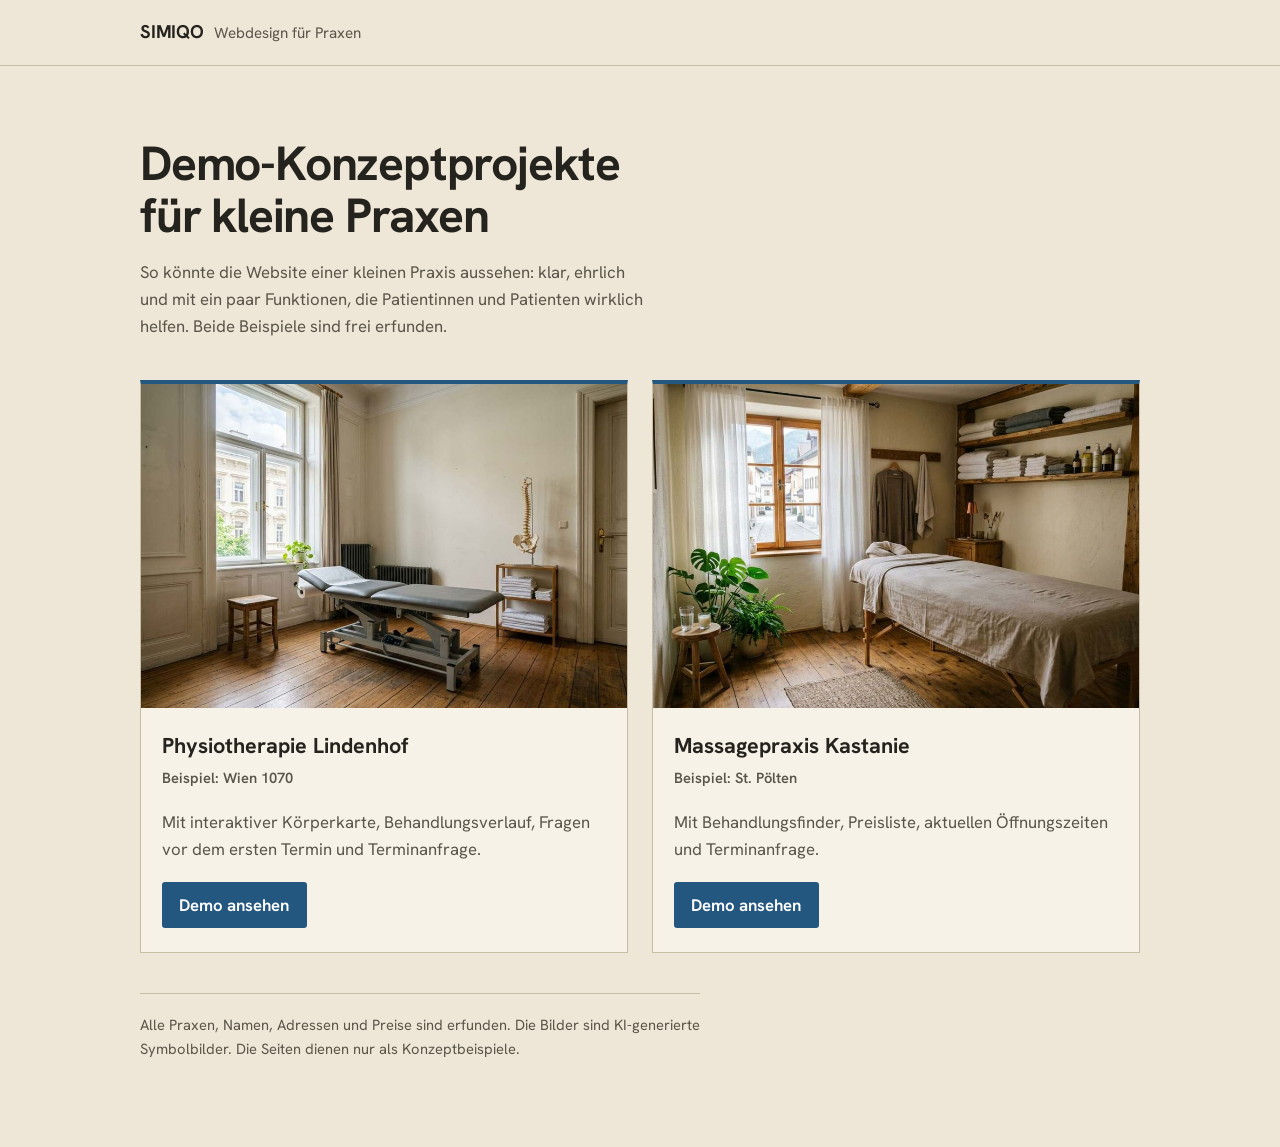
<file: index.html>
<!doctype html>
<html lang="de">
<head>
<meta charset="utf-8">
<meta name="viewport" content="width=device-width, initial-scale=1">
<title>Demo-Konzeptprojekte für kleine Praxen</title>
<meta name="robots" content="noindex">
<style>
@font-face { font-family: "Hanken Grotesk"; src: url([data-uri]) format("woff2"); font-weight: 100 900; font-display: swap; }
:root { --wall:#EEE6D6; --linen:#F7F2E8; --sand:#DCCFB6; --line:#C9BCA2; --ink:#25231E; --ink-soft:#5A554A; --action:#24577F; --action-dark:#16344E; }
* { box-sizing: border-box; }
body { margin:0; background:var(--wall); color:var(--ink); font-family:"Hanken Grotesk",system-ui,sans-serif; font-size:1.05rem; line-height:1.6; }
.wrap { width:min(1000px, 100% - 2rem); margin-inline:auto; }
header { border-bottom:1px solid var(--line); padding:1.1rem 0; }
header strong { font-size:1.15rem; letter-spacing:-.01em; }
header span { color:var(--ink-soft); font-size:.95rem; margin-left:.6rem; }
main { padding:clamp(2.5rem,7vw,4.5rem) 0; }
h1 { font-size:clamp(2rem,5vw,3rem); line-height:1.1; letter-spacing:-.025em; margin:0 0 1rem; max-width:18ch; }
.lead { max-width:56ch; color:var(--ink-soft); margin:0 0 2.5rem; }
.cards { display:grid; grid-template-columns:repeat(2,minmax(0,1fr)); gap:1.5rem; }
.card { display:flex; flex-direction:column; background:var(--linen); border:1px solid var(--line); border-top:4px solid var(--action); color:inherit; text-decoration:none; }
.card img { display:block; width:100%; aspect-ratio:3/2; object-fit:cover; }
.card-body { padding:1.3rem 1.3rem 1.5rem; display:flex; flex-direction:column; flex:1; }
.card h2 { margin:0 0 .2rem; font-size:1.35rem; }
.where { margin:0 0 .8rem; font-size:.92rem; font-weight:600; color:var(--action); }
.card p { margin:0 0 1.2rem; color:var(--ink-soft); }
.go { margin-top:auto; align-self:flex-start; background:var(--action); color:#fff; font-weight:650; padding:.6rem 1.1rem; border-radius:3px; }
.card:hover .go { background:var(--action-dark); }
.card:focus-visible { outline:3px solid var(--action); outline-offset:3px; }
.note { margin-top:2.5rem; padding-top:1.2rem; border-top:1px solid var(--line); font-size:.92rem; color:var(--ink-soft); max-width:70ch; }
@media (max-width:700px) { .cards { grid-template-columns:1fr; } }
</style>
</head>
<body>
<header><div class="wrap"><strong>SIMIQO</strong><span>Webdesign für Praxen</span></div></header>
<main>
<div class="wrap">
  <h1>Demo-Konzeptprojekte für kleine Praxen</h1>
  <p class="lead">So könnte die Website einer kleinen Praxis aussehen: klar, ehrlich und mit ein paar Funktionen, die Patientinnen und Patienten wirklich helfen. Beide Beispiele sind frei erfunden.</p>
  <div class="cards">
    <a class="card" href="physio/">
      <img src="[data-uri]" alt="Behandlungsraum einer Physiotherapie-Praxis">
      <div class="card-body">
        <h2>Physiotherapie Lindenhof</h2>
        <p class="where">Beispiel: Wien 1070</p>
        <p>Mit interaktiver Körperkarte, Behandlungsverlauf, Fragen vor dem ersten Termin und Terminanfrage.</p>
        <span class="go">Demo ansehen</span>
      </div>
    </a>
    <a class="card" href="massage/">
      <img src="[data-uri]" alt="Behandlungsraum einer Massagepraxis">
      <div class="card-body">
        <h2>Massagepraxis Kastanie</h2>
        <p class="where">Beispiel: St. Pölten</p>
        <p>Mit Behandlungsfinder, Preisliste, aktuellen Öffnungszeiten und Terminanfrage.</p>
        <span class="go">Demo ansehen</span>
      </div>
    </a>
  </div>
  <p class="note">Alle Praxen, Namen, Adressen und Preise sind erfunden. Die Bilder sind KI-generierte Symbolbilder. Die Seiten dienen nur als Konzeptbeispiele.</p>
</div>
</main>
</body>
</html>
</file>
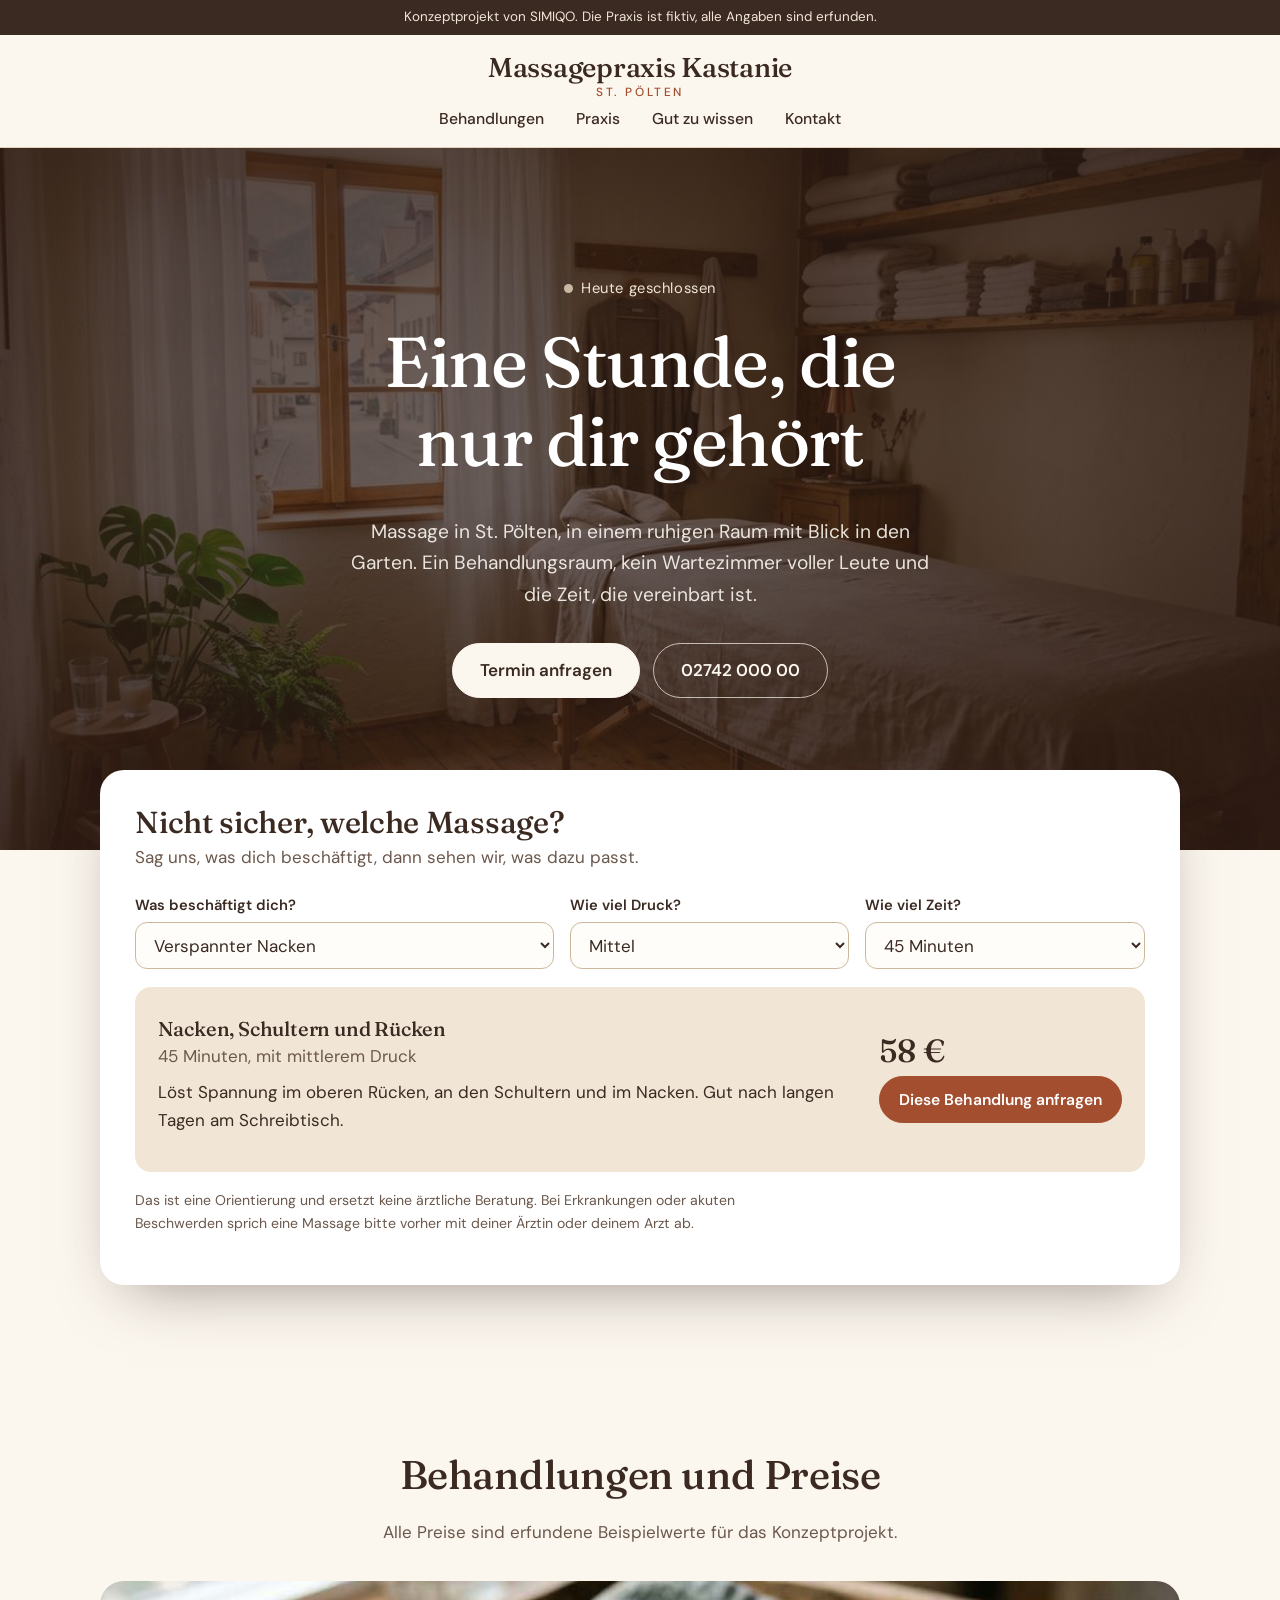
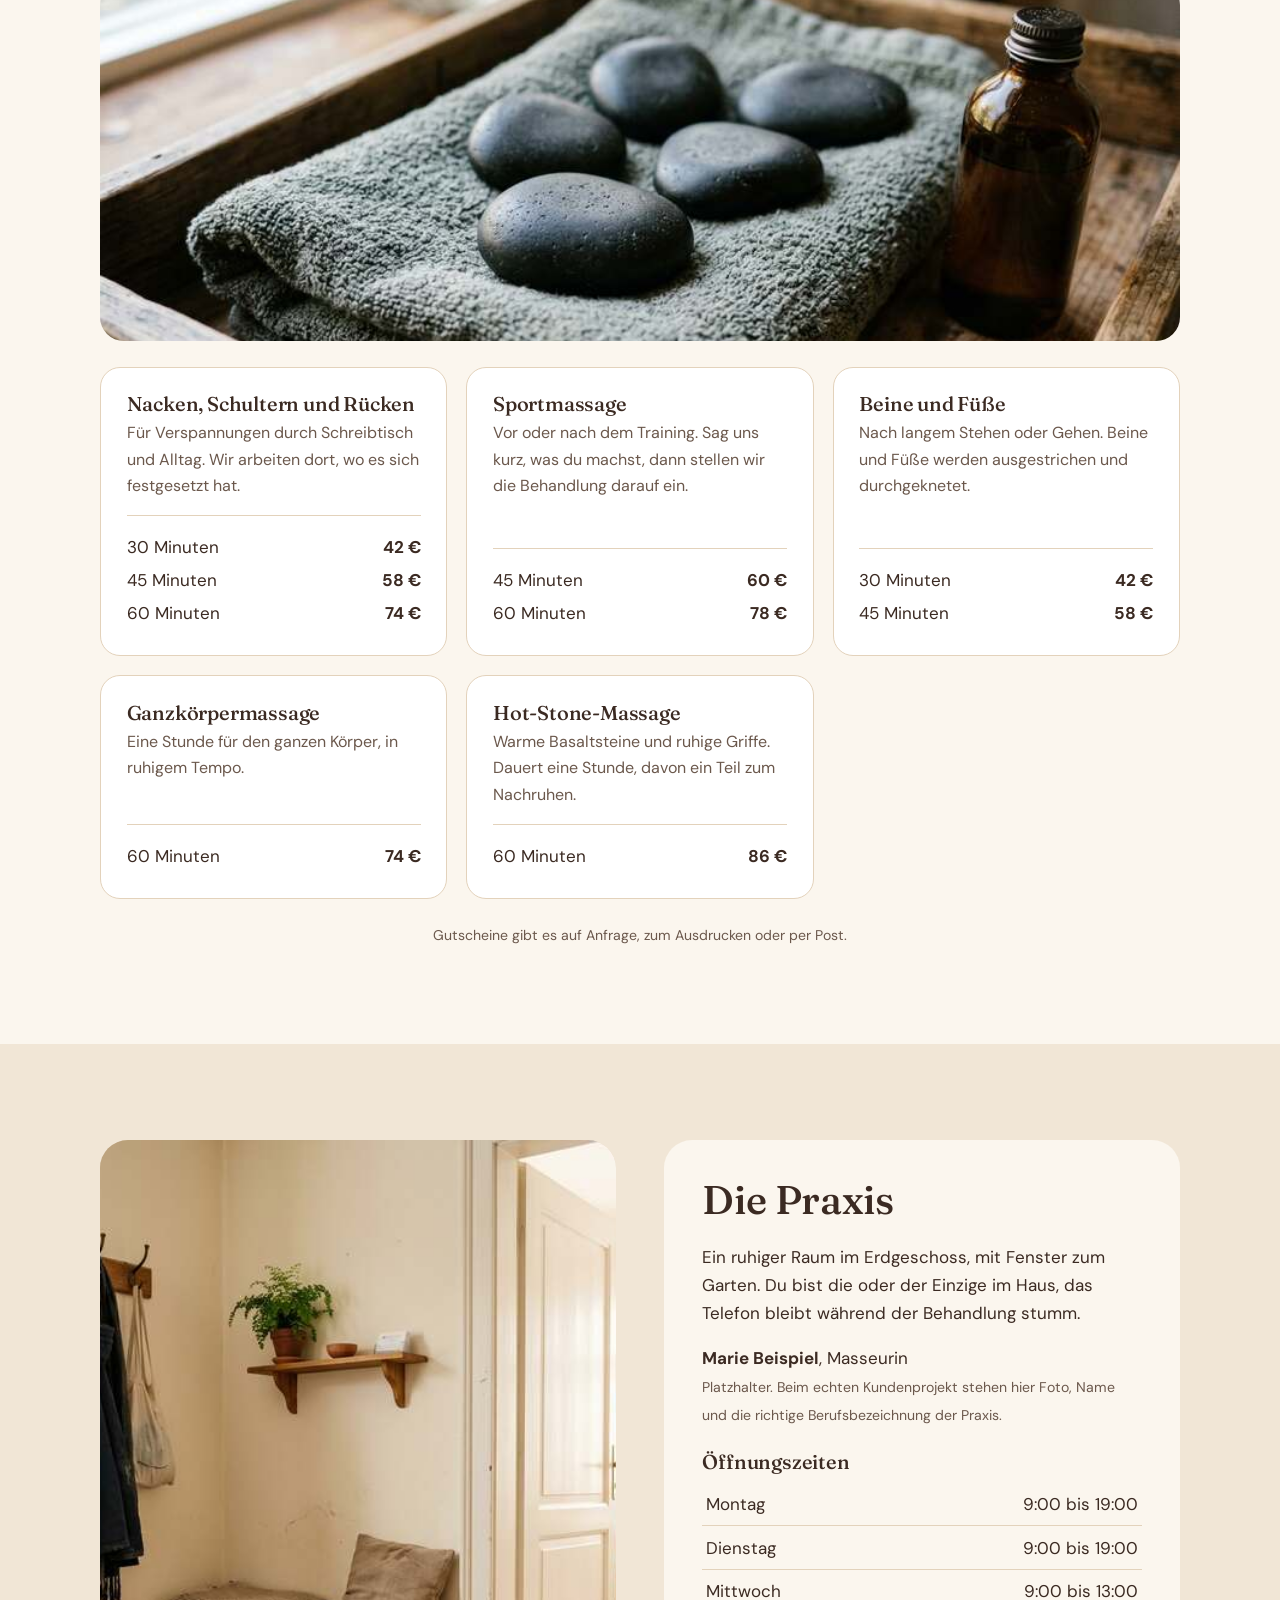
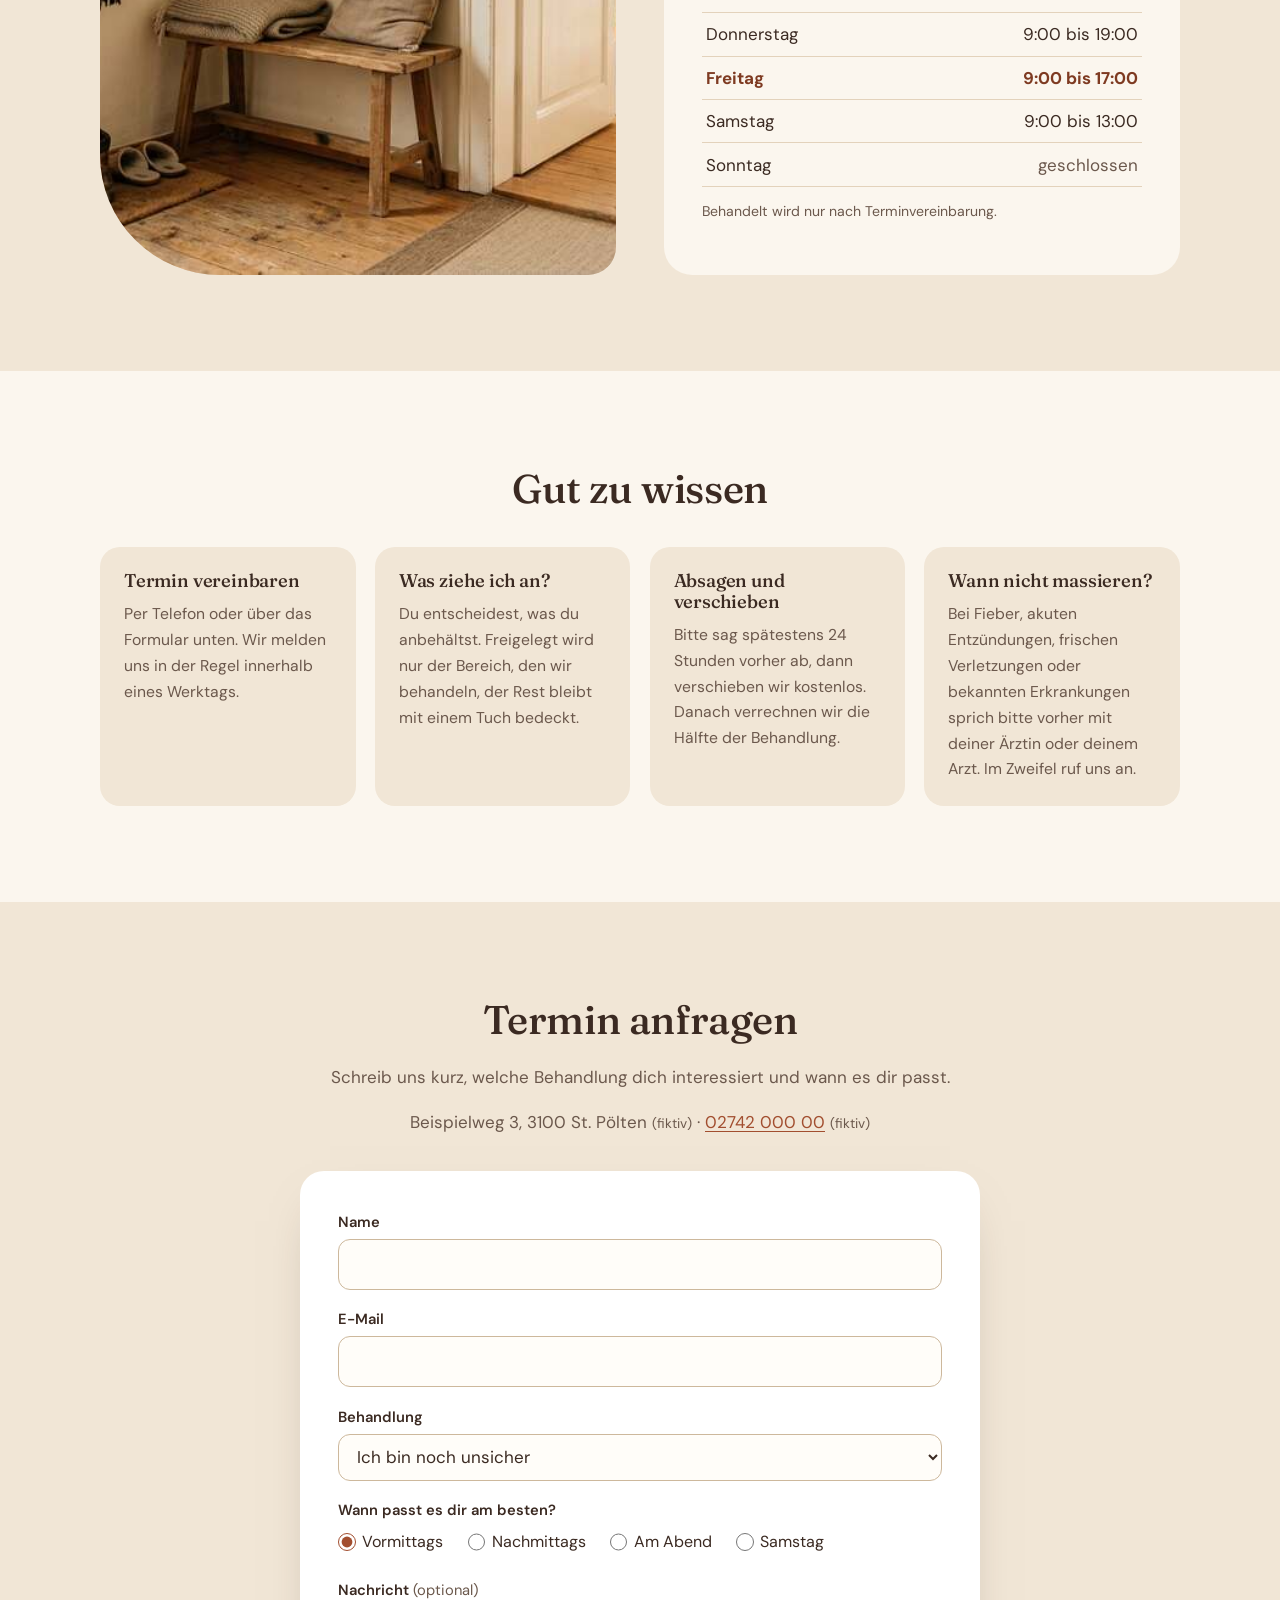
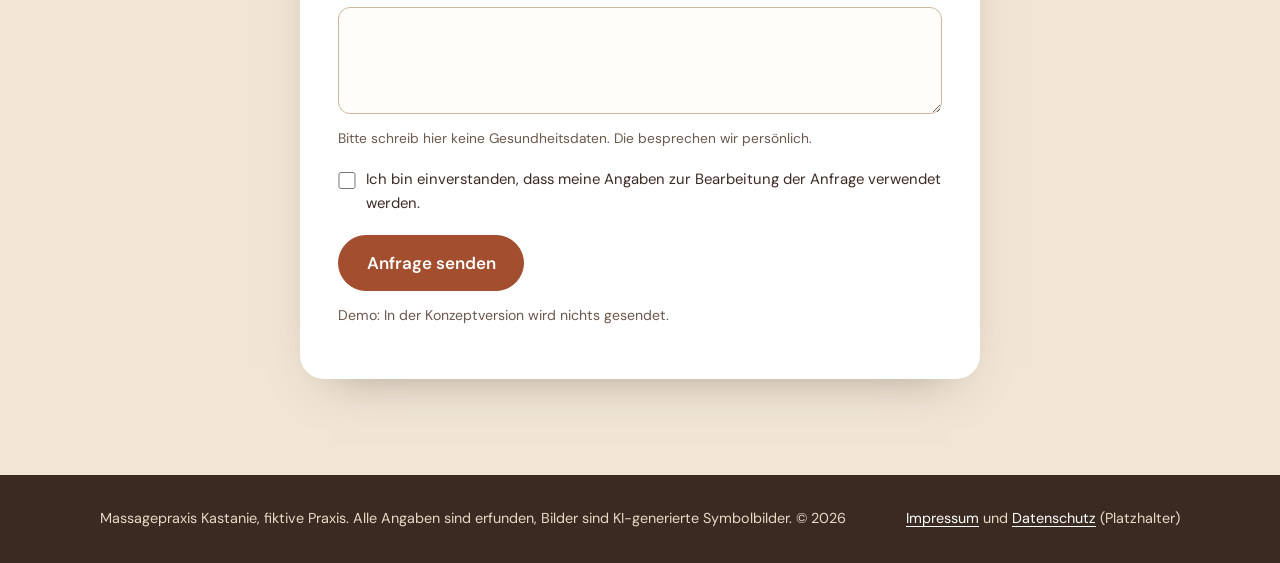
<file: massagetherapie/index.html>
<!DOCTYPE html>
<html lang="de">
<head>
  <meta charset="UTF-8">
  <meta name="viewport" content="width=device-width, initial-scale=1">
  <title>Massagepraxis Kastanie, St. Pölten (Konzeptprojekt)</title>
  <meta name="description" content="Konzeptprojekt von SIMIQO: Beispiel-Website für eine fiktive Massagepraxis in St. Pölten.">
  <meta name="robots" content="noindex, nofollow">
  <style>
@font-face { font-family: "DM Sans"; src: url([data-uri]) format("woff2"); font-weight: 100 1000; font-style: normal; font-display: swap; }
@font-face { font-family: "Fraunces"; src: url([data-uri]) format("woff2"); font-weight: 100 900; font-style: normal; font-display: swap; }
    :root {
      --cream: #FBF6EE; --sand: #F1E6D6; --clay: #A24E2F; --clay-dark: #7E3A21; --ink: #3B2A22; --ink-soft: #6B584C; --line: #E3D2BB;
      --font: "DM Sans", system-ui, -apple-system, "Segoe UI", Roboto, Arial, sans-serif;
      --serif: "Fraunces", Georgia, "Times New Roman", serif;
      --maxw: 1080px;
    }
    *, *::before, *::after { box-sizing: border-box; }
    html { scroll-behavior: smooth; scroll-padding-top: 20px; }
    body { margin: 0; background: var(--cream); color: var(--ink); font-family: var(--font); font-size: 1.0625rem; line-height: 1.65; -webkit-font-smoothing: antialiased; }
    img, svg { display: block; max-width: 100%; }
    a { color: var(--clay); text-underline-offset: 3px; }
    a:hover { color: var(--clay-dark); }
    h1, h2, h3 { font-family: var(--serif); font-weight: 500; line-height: 1.12; margin: 0 0 .5em; letter-spacing: -0.01em; text-wrap: balance; }
    h1 { font-size: clamp(2.5rem, 5.6vw, 4.4rem); letter-spacing: -0.02em; font-weight: 450; }
    h2 { font-size: clamp(1.8rem, 3.2vw, 2.5rem); }
    h3 { font-size: 1.25rem; }
    p { margin: 0 0 1em; max-width: 62ch; }
    :focus-visible { outline: 3px solid var(--clay); outline-offset: 2px; }
    .container { width: min(100% - 2.5rem, var(--maxw)); margin-inline: auto; }
    .narrow { width: min(100% - 2.5rem, 680px); }
    .skip-link { position: absolute; left: 1rem; top: -4rem; z-index: 100; background: var(--ink); color: #fff; padding: .6rem 1rem; transition: top .2s; }
    .skip-link:focus { top: 1rem; color: #fff; }
    .concept { background: var(--ink); color: #F1E6D6; font-size: .84rem; text-align: center; padding: .4rem 1rem; }

    /* Kopf: Name mittig, Navigation darunter */
    .site-header { background: var(--cream); position: relative; z-index: 50; border-bottom: 1px solid var(--line); }
    .header-inner { display: flex; flex-direction: column; align-items: center; gap: .3rem; padding: 1.1rem 0 .9rem; }
    .wordmark { color: var(--ink); text-decoration: none; font-family: var(--serif); font-weight: 500; font-size: 1.7rem; letter-spacing: -0.01em; line-height: 1.1; text-align: center; }
    .wordmark span { display: block; font-family: var(--font); font-weight: 500; font-size: .74rem; color: var(--clay); letter-spacing: .22em; text-transform: uppercase; margin-top: .25rem; }
    .wordmark:hover { color: var(--ink); }
    .main-nav ul { list-style: none; margin: 0; padding: 0; display: flex; gap: 2rem; justify-content: center; }
    .main-nav a { color: var(--ink); text-decoration: none; font-weight: 500; font-size: .98rem; padding: .3rem 0; border-bottom: 1.5px solid transparent; }
    .main-nav a:hover { border-bottom-color: var(--clay); }
    .nav-toggle { display: none; font: inherit; font-weight: 600; background: none; border: 1.5px solid var(--ink); border-radius: 999px; padding: .35rem 1rem; color: var(--ink); cursor: pointer; }

    .btn { display: inline-block; font: inherit; font-weight: 600; text-decoration: none; cursor: pointer; text-align: center; background: var(--clay); color: #fff; border: 1.5px solid var(--clay); border-radius: 999px; padding: .8rem 1.7rem; }
    .btn:hover { background: var(--clay-dark); border-color: var(--clay-dark); color: #fff; }
    .btn-small { padding: .6rem 1.2rem; font-size: .98rem; }

    .open-status { display: inline-flex; align-items: center; gap: .5rem; }
    .open-status::before { content: ""; width: 9px; height: 9px; border-radius: 50%; background: #C9B8A3; }
    .open-status.is-open::before { background: #8FD19B; }

    /* Hero: mittig auf dunklem Foto */
    .hero { position: relative; isolation: isolate; background: #2E1B14; color: #FBF6EE; text-align: center; padding: clamp(4rem, 11vw, 8rem) 0 clamp(6rem, 13vw, 9.5rem); overflow: hidden; }
    .hero-bg { position: absolute; inset: 0; z-index: -2; }
    .hero-bg img { width: 100%; height: 100%; object-fit: cover; opacity: .55; }
    .hero::before { content: ""; position: absolute; inset: 0; z-index: -1; background: radial-gradient(ellipse at 50% 45%, rgba(46,27,20,.35) 0%, rgba(46,27,20,.78) 100%); }
    .hero-note { margin: 0 auto 1.4rem; font-size: .92rem; color: #F1E6D6; max-width: none; letter-spacing: .04em; }
    .hero h1 { color: #fff; max-width: 14ch; margin-inline: auto; }
    .hero .lead { font-size: 1.2rem; color: rgba(251,246,238,.9); margin: 1.4rem auto 0; max-width: 46ch; }
    .hero-actions { display: flex; flex-wrap: wrap; justify-content: center; gap: .8rem; margin-top: 2rem; }
    .hero .btn { background: #FBF6EE; color: var(--ink); border-color: #FBF6EE; }
    .hero .btn:hover { background: #fff; border-color: #fff; color: var(--ink); }
    .hero .btn-ghost { background: transparent; color: #FBF6EE; border-color: rgba(251,246,238,.7); }
    .hero .btn-ghost:hover { background: rgba(251,246,238,.14); color: #fff; border-color: #fff; }
    .hero :focus-visible { outline-color: #fff; }

    /* Behandlungsfinder: Karte über der Kante des Hero */
    .finder { margin-top: -5rem; position: relative; z-index: 2; padding-bottom: clamp(3rem, 6vw, 4.5rem); }
    .picker-card { background: #fff; border-radius: 24px; padding: clamp(1.4rem, 3vw, 2.2rem); box-shadow: 0 24px 60px -28px rgba(59,42,34,.55); display: grid; gap: 1.4rem; }
    .finder-head h2 { font-size: clamp(1.5rem, 2.6vw, 1.9rem); margin-bottom: .2rem; }
    .finder-head p { margin: 0; color: var(--ink-soft); }
    .picker { display: grid; gap: 1.1rem; }
    .picker-row { display: grid; grid-template-columns: minmax(0, 1.5fr) minmax(0, 1fr) minmax(0, 1fr); gap: 1rem; }
    .field label { display: block; font-weight: 600; font-size: .92rem; margin-bottom: .3rem; }
    select, input[type="text"], input[type="email"], textarea { width: 100%; font: inherit; color: var(--ink); background: #FFFDF9; border: 1.5px solid #CDB89C; border-radius: 12px; padding: .65rem .85rem; }
    select:focus, input:focus, textarea:focus { outline: 3px solid #EBCFC0; border-color: var(--clay); }
    .picked { background: var(--sand); border-radius: 16px; padding: 1.2rem 1.4rem; display: grid; grid-template-columns: minmax(0, 1fr) auto; gap: 1rem 2rem; align-items: center; }
    .picked h3 { margin-bottom: .1rem; }
    .picked .meta { color: var(--ink-soft); margin-bottom: .5rem; }
    .picked p { margin-bottom: .4rem; }
    .picked .snap { font-size: .92rem; color: var(--ink-soft); margin: 0; }
    .picked .snap:empty { display: none; }
    .picked-foot { display: flex; flex-direction: column; align-items: flex-start; gap: .6rem; }
    .picked .price { font-family: var(--serif); font-size: 2rem; font-weight: 500; margin: 0; line-height: 1; }
    .small-note { font-size: .88rem; color: var(--ink-soft); }
    .small-note.center { text-align: center; margin: 1.6rem auto 0; }

    .section { padding: clamp(3.5rem, 8vw, 6rem) 0; }
    .section-sand { background: var(--sand); }
    .head-center { text-align: center; margin-bottom: 2.2rem; }
    .head-center p { margin-inline: auto; color: var(--ink-soft); }

    /* Behandlungen als Karten */
    .band { margin: 0 0 1.6rem; border-radius: 24px; overflow: hidden; aspect-ratio: 21 / 7; background: var(--sand); }
    .band img { width: 100%; height: 100%; object-fit: cover; }
    .t-grid { display: grid; grid-template-columns: repeat(3, minmax(0, 1fr)); gap: 1.2rem; }
    .t-grid .tr { background: #fff; border-radius: 20px; padding: 1.6rem; display: flex; flex-direction: column; gap: 1rem; border: 1px solid var(--line); }
    .t-grid .tr h3 { margin-bottom: .3rem; }
    .t-grid .tr p { margin: 0; color: var(--ink-soft); font-size: 1rem; }
    .t-grid .dur { list-style: none; margin: auto 0 0; padding: .9rem 0 0; border-top: 1px solid var(--line); }
    .t-grid .dur li { display: flex; justify-content: space-between; gap: 1rem; padding: .15rem 0; }
    .t-grid .dur .p { font-weight: 700; font-variant-numeric: tabular-nums; }
    .t-grid .tr:nth-child(4), .t-grid .tr:nth-child(5) { grid-column: span 1; }

    /* Praxis */
    .praxis-grid { display: grid; grid-template-columns: minmax(0, 1fr) minmax(0, 1fr); gap: clamp(1.5rem, 4vw, 3rem); align-items: stretch; }
    .photo-round { margin: 0; min-width: 0; position: relative; border-radius: 28px 28px 28px 120px; overflow: hidden; min-height: 320px; background: #E4D3BC; }
    .photo-round img { position: absolute; inset: 0; width: 100%; height: 100%; object-fit: cover; }
    .praxis-card { background: var(--cream); border-radius: 28px; padding: clamp(1.5rem, 3vw, 2.4rem); }
    .praxis-card h3 { margin-top: 1.4rem; }
    .hours-table { width: 100%; border-collapse: collapse; }
    .hours-table th, .hours-table td { text-align: left; padding: .45rem .2rem; border-bottom: 1px solid var(--line); font-weight: 400; }
    .hours-table td { text-align: right; font-variant-numeric: tabular-nums; }
    .hours-table tr.today th, .hours-table tr.today td { font-weight: 700; color: var(--clay-dark); }
    .hours-table .closed { color: var(--ink-soft); }
    .hours-table tr.today .closed { color: var(--clay-dark); }

    .know-grid { display: grid; grid-template-columns: repeat(4, minmax(0, 1fr)); gap: 1.2rem; }
    .know { background: var(--sand); border-radius: 20px; padding: 1.5rem; }
    .know h3 { font-size: 1.15rem; }
    .know p { margin: 0; color: var(--ink-soft); font-size: .98rem; }

    /* Kontakt */
    .contact-line { color: var(--ink-soft); }
    .fictional { font-size: .85rem; color: var(--ink-soft); }
    .form { background: #fff; border-radius: 24px; padding: clamp(1.4rem, 3.5vw, 2.4rem); box-shadow: 0 20px 50px -30px rgba(59,42,34,.5); }
    .form .field { margin-bottom: 1.1rem; }
    .form .optional { font-weight: 400; color: var(--ink-soft); }
    .form .hint { font-size: .86rem; color: var(--ink-soft); margin: .3rem 0 0; }
    .radios { border: 0; padding: 0; margin: 0 0 1.1rem; min-width: 0; }
    .radios legend { font-weight: 600; font-size: .92rem; padding: 0; margin-bottom: .4rem; }
    .radios label { display: inline-flex; align-items: center; gap: .4rem; margin: 0 1.2rem .3rem 0; font-weight: 400; font-size: 1rem; }
    .radios input, .check input { width: 1.1rem; height: 1.1rem; accent-color: var(--clay); margin: 0; }
    .check { display: grid; grid-template-columns: auto 1fr; gap: .1rem .6rem; align-items: start; margin-bottom: 1.2rem; }
    .check input { margin-top: .3rem; }
    .check label { font-weight: 400; font-size: .93rem; margin: 0; }
    .error { color: #9C2F1B; font-size: .88rem; margin: .3rem 0 0; }
    .error:empty { display: none; }
    .check .error { grid-column: 2; }
    .has-error input { border-color: #9C2F1B; }
    .form-success { margin: 1rem 0 0; padding: .8rem 1rem; background: var(--sand); border-radius: 12px; }

    .site-footer { background: var(--ink); color: #E8D9C5; padding: 2rem 0; font-size: .9rem; }
    .site-footer a { color: #fff; }
    .footer-inner { display: flex; flex-wrap: wrap; justify-content: space-between; gap: .5rem 2rem; }
    .site-footer p { margin: 0; max-width: none; }

    @media (max-width: 960px) {
      .t-grid { grid-template-columns: repeat(2, minmax(0, 1fr)); }
      .know-grid { grid-template-columns: repeat(2, minmax(0, 1fr)); }
      .praxis-grid { grid-template-columns: minmax(0, 1fr); }
      .photo-round { height: 280px; min-height: 0; }
    }
    @media (max-width: 760px) {
      .site-header { position: sticky; top: 0; }
      .header-inner { flex-direction: row; justify-content: space-between; padding: .7rem 0; }
      .wordmark { text-align: left; font-size: 1.35rem; }
      .nav-toggle { display: inline-block; }
      .main-nav { position: absolute; left: 0; right: 0; top: 100%; background: var(--cream); border-bottom: 1px solid var(--line); display: none; padding: .6rem 1.25rem 1rem; }
      .main-nav.is-open { display: block; }
      .main-nav ul { flex-direction: column; gap: 0; }
      .main-nav a { display: block; padding: .75rem 0; border: 0; }
      .picker-row { grid-template-columns: 1fr; }
      .picked { grid-template-columns: 1fr; }
      .t-grid, .know-grid { grid-template-columns: 1fr; }
      .band { aspect-ratio: 16 / 9; }
      .finder { margin-top: -3.5rem; }
    }
    @media (prefers-reduced-motion: reduce) { html { scroll-behavior: auto; } }
  </style>
</head>
<body>

  <a class="skip-link" href="#inhalt">Zum Inhalt springen</a>

  <div class="concept" role="note">Konzeptprojekt von SIMIQO. Die Praxis ist fiktiv, alle Angaben sind erfunden.</div>

  <header class="site-header" id="top">
    <div class="container header-inner">
      <a class="wordmark" href="#top">Massagepraxis Kastanie<span>St. Pölten</span></a>
      <button class="nav-toggle" id="navToggle" aria-expanded="false" aria-controls="mainNav">Menü</button>
      <nav class="main-nav" id="mainNav" aria-label="Hauptnavigation">
        <ul>
          <li><a href="#behandlungen">Behandlungen</a></li>
          <li><a href="#praxis">Praxis</a></li>
          <li><a href="#organisatorisches">Gut zu wissen</a></li>
          <li><a href="#kontakt">Kontakt</a></li>
        </ul>
      </nav>
    </div>
  </header>

  <main id="inhalt">

    <section class="hero">
      <div class="hero-bg" aria-hidden="true"><img src="[data-uri]" alt=""></div>
      <div class="container hero-center">
        <p class="hero-note"><span class="open-status" id="openStatus">Termine nach Vereinbarung</span></p>
        <h1>Eine Stunde, die nur dir gehört</h1>
        <p class="lead">Massage in St. Pölten, in einem ruhigen Raum mit Blick in den Garten. Ein Behandlungsraum, kein Wartezimmer voller Leute und die Zeit, die vereinbart ist.</p>
        <div class="hero-actions">
          <a class="btn" href="#kontakt">Termin anfragen</a>
          <a class="btn btn-ghost" href="tel:+43274200000">02742 000 00</a>
        </div>
      </div>
    </section>

    <section class="finder" aria-labelledby="finderTitle">
      <div class="container">
        <div class="picker-card">
          <div class="finder-head">
            <h2 id="finderTitle">Nicht sicher, welche Massage?</h2>
            <p>Sag uns, was dich beschäftigt, dann sehen wir, was dazu passt.</p>
          </div>
          <div class="picker">
            <div class="picker-row">
              <div class="field">
                <label for="selIssue">Was beschäftigt dich?</label>
                <select id="selIssue"></select>
              </div>
              <div class="field">
                <label for="selPress">Wie viel Druck?</label>
                <select id="selPress"></select>
              </div>
              <div class="field">
                <label for="selTime">Wie viel Zeit?</label>
                <select id="selTime"></select>
              </div>
            </div>
            <div class="picked" aria-live="polite">
              <div>
                <h3 id="resName"></h3>
                <p class="meta" id="resMeta"></p>
                <p id="resText"></p>
                <p class="snap" id="resSnap"></p>
              </div>
              <div class="picked-foot">
                <p class="price" id="resPrice"></p>
                <button type="button" class="btn btn-small" id="resCta">Diese Behandlung anfragen</button>
              </div>
            </div>
            <p class="small-note">Das ist eine Orientierung und ersetzt keine ärztliche Beratung. Bei Erkrankungen oder akuten Beschwerden sprich eine Massage bitte vorher mit deiner Ärztin oder deinem Arzt ab.</p>
          </div>
        </div>
      </div>
    </section>

    <section class="section" id="behandlungen">
      <div class="container">
        <div class="head-center">
          <h2>Behandlungen und Preise</h2>
          <p>Alle Preise sind erfundene Beispielwerte für das Konzeptprojekt.</p>
        </div>
        <figure class="band">
          <img src="[data-uri]" alt="Warme Basaltsteine und ein Fläschchen Massageöl auf einem Handtuch">
        </figure>
        <div class="t-grid">
          <article class="tr">
            <div>
              <h3>Nacken, Schultern und Rücken</h3>
              <p>Für Verspannungen durch Schreibtisch und Alltag. Wir arbeiten dort, wo es sich festgesetzt hat.</p>
            </div>
            <ul class="dur">
              <li><span class="d">30 Minuten</span><span class="p">42 €</span></li>
              <li><span class="d">45 Minuten</span><span class="p">58 €</span></li>
              <li><span class="d">60 Minuten</span><span class="p">74 €</span></li>
            </ul>
          </article>
          <article class="tr">
            <div>
              <h3>Sportmassage</h3>
              <p>Vor oder nach dem Training. Sag uns kurz, was du machst, dann stellen wir die Behandlung darauf ein.</p>
            </div>
            <ul class="dur">
              <li><span class="d">45 Minuten</span><span class="p">60 €</span></li>
              <li><span class="d">60 Minuten</span><span class="p">78 €</span></li>
            </ul>
          </article>
          <article class="tr">
            <div>
              <h3>Beine und Füße</h3>
              <p>Nach langem Stehen oder Gehen. Beine und Füße werden ausgestrichen und durchgeknetet.</p>
            </div>
            <ul class="dur">
              <li><span class="d">30 Minuten</span><span class="p">42 €</span></li>
              <li><span class="d">45 Minuten</span><span class="p">58 €</span></li>
            </ul>
          </article>
          <article class="tr">
            <div>
              <h3>Ganzkörpermassage</h3>
              <p>Eine Stunde für den ganzen Körper, in ruhigem Tempo.</p>
            </div>
            <ul class="dur">
              <li><span class="d">60 Minuten</span><span class="p">74 €</span></li>
            </ul>
          </article>
          <article class="tr">
            <div>
              <h3>Hot-Stone-Massage</h3>
              <p>Warme Basaltsteine und ruhige Griffe. Dauert eine Stunde, davon ein Teil zum Nachruhen.</p>
            </div>
            <ul class="dur">
              <li><span class="d">60 Minuten</span><span class="p">86 €</span></li>
            </ul>
          </article>
        </div>
        
        <p class="small-note center">Gutscheine gibt es auf Anfrage, zum Ausdrucken oder per Post.</p>
      </div>
    </section>

    <section class="section section-sand" id="praxis">
      <div class="container praxis-grid">
        <figure class="photo-round">
          <img src="[data-uri]" alt="Eingangsbereich der Praxis">
        </figure>
        <div class="praxis-card">
          <h2>Die Praxis</h2>
          <p>Ein ruhiger Raum im Erdgeschoss, mit Fenster zum Garten. Du bist die oder der Einzige im Haus, das Telefon bleibt während der Behandlung stumm.</p>
          <p><strong>Marie Beispiel</strong>, Masseurin<br>
            <span class="small-note">Platzhalter. Beim echten Kundenprojekt stehen hier Foto, Name und die richtige Berufsbezeichnung der Praxis.</span></p>
          <h3>Öffnungszeiten</h3>
          <table class="hours-table" id="hours">
            <tbody>
              <tr data-day="1"><th scope="row">Montag</th><td>9:00 bis 19:00</td></tr>
              <tr data-day="2"><th scope="row">Dienstag</th><td>9:00 bis 19:00</td></tr>
              <tr data-day="3"><th scope="row">Mittwoch</th><td>9:00 bis 13:00</td></tr>
              <tr data-day="4"><th scope="row">Donnerstag</th><td>9:00 bis 19:00</td></tr>
              <tr data-day="5"><th scope="row">Freitag</th><td>9:00 bis 17:00</td></tr>
              <tr data-day="6"><th scope="row">Samstag</th><td>9:00 bis 13:00</td></tr>
              <tr data-day="0"><th scope="row">Sonntag</th><td class="closed">geschlossen</td></tr>
            </tbody>
          </table>
          <p class="small-note" style="margin-top:.8rem">Behandelt wird nur nach Terminvereinbarung.</p>
        </div>
      </div>
    </section>

    <section class="section" id="organisatorisches">
      <div class="container">
        <div class="head-center"><h2>Gut zu wissen</h2></div>
        <div class="know-grid">
          <div class="know">
            <h3>Termin vereinbaren</h3>
            <p>Per Telefon oder über das Formular unten. Wir melden uns in der Regel innerhalb eines Werktags.</p>
          </div>
          <div class="know">
            <h3>Was ziehe ich an?</h3>
            <p>Du entscheidest, was du anbehältst. Freigelegt wird nur der Bereich, den wir behandeln, der Rest bleibt mit einem Tuch bedeckt.</p>
          </div>
          <div class="know">
            <h3>Absagen und verschieben</h3>
            <p>Bitte sag spätestens 24 Stunden vorher ab, dann verschieben wir kostenlos. Danach verrechnen wir die Hälfte der Behandlung.</p>
          </div>
          <div class="know">
            <h3>Wann nicht massieren?</h3>
            <p>Bei Fieber, akuten Entzündungen, frischen Verletzungen oder bekannten Erkrankungen sprich bitte vorher mit deiner Ärztin oder deinem Arzt. Im Zweifel ruf uns an.</p>
          </div>
        </div>
      </div>
    </section>

    <section class="section section-sand" id="kontakt">
      <div class="container narrow">
        <div class="head-center">
          <h2>Termin anfragen</h2>
          <p>Schreib uns kurz, welche Behandlung dich interessiert und wann es dir passt.</p>
          <p class="contact-line">Beispielweg 3, 3100 St. Pölten <span class="fictional">(fiktiv)</span> · <a href="tel:+43274200000">02742 000 00</a> <span class="fictional">(fiktiv)</span></p>
        </div>

        <form class="form" id="contactForm" novalidate>
          <div class="field">
            <label for="name">Name</label>
            <input type="text" id="name" autocomplete="name" required>
            <p class="error" id="nameError" role="alert"></p>
          </div>
          <div class="field">
            <label for="email">E-Mail</label>
            <input type="email" id="email" autocomplete="email" required>
            <p class="error" id="emailError" role="alert"></p>
          </div>
          <div class="field">
            <label for="treatment">Behandlung</label>
            <select id="treatment"><option value="">Ich bin noch unsicher</option></select>
          </div>
          <fieldset class="radios">
            <legend>Wann passt es dir am besten?</legend>
            <label><input type="radio" name="zeit" value="vormittag" checked>Vormittags</label>
            <label><input type="radio" name="zeit" value="nachmittag">Nachmittags</label>
            <label><input type="radio" name="zeit" value="abend">Am Abend</label>
            <label><input type="radio" name="zeit" value="samstag">Samstag</label>
          </fieldset>
          <div class="field">
            <label for="message">Nachricht <span class="optional">(optional)</span></label>
            <textarea id="message" rows="3"></textarea>
            <p class="hint">Bitte schreib hier keine Gesundheitsdaten. Die besprechen wir persönlich.</p>
          </div>
          <div class="check">
            <input type="checkbox" id="privacy" required>
            <label for="privacy">Ich bin einverstanden, dass meine Angaben zur Bearbeitung der Anfrage verwendet werden.</label>
            <p class="error" id="privacyError" role="alert"></p>
          </div>
          <button type="submit" class="btn">Anfrage senden</button>
          <p class="small-note" style="margin-top:.8rem">Demo: In der Konzeptversion wird nichts gesendet.</p>
          <p class="form-success" id="formSuccess" role="status" hidden></p>
        </form>
      </div>
    </section>
  </main>

  <footer class="site-footer">
    <div class="container footer-inner">
      <p>Massagepraxis Kastanie, fiktive Praxis. Alle Angaben sind erfunden, Bilder sind KI-generierte Symbolbilder. © <span id="year">2026</span></p>
      <p><a href="#">Impressum</a> und <a href="#">Datenschutz</a> (Platzhalter)</p>
    </div>
  </footer>

  <script>
  document.addEventListener("DOMContentLoaded", () => {
    const el = id => document.getElementById(id);
    el("year").textContent = new Date().getFullYear();

    // Menü am Handy
    const toggle = el("navToggle"), nav = el("mainNav");
    const setMenu = open => { nav.classList.toggle("is-open", open); toggle.setAttribute("aria-expanded", String(open)); };
    toggle.addEventListener("click", () => setMenu(!nav.classList.contains("is-open")));
    nav.querySelectorAll("a").forEach(a => a.addEventListener("click", () => setMenu(false)));
    document.addEventListener("keydown", e => { if (e.key === "Escape" && nav.classList.contains("is-open")) { setMenu(false); toggle.focus(); } });

    // Auswahlhilfe
    const TREATMENTS = {
      teil:  { name: "Nacken, Schultern und Rücken", times: { 30: 42, 45: 58, 60: 74 }, text: "Löst Spannung im oberen Rücken, an den Schultern und im Nacken. Gut nach langen Tagen am Schreibtisch." },
      sport: { name: "Sportmassage", times: { 45: 60, 60: 78 }, text: "Bereitet die Muskeln auf Belastung vor oder lockert sie danach." },
      beine: { name: "Beine und Füße", times: { 30: 42, 45: 58 }, text: "Beine und Füße werden ausgestrichen und durchgeknetet. Angenehm nach langem Stehen." },
      ganz:  { name: "Ganzkörpermassage", times: { 60: 74 }, text: "Eine Stunde für den ganzen Körper, in ruhigem Tempo." },
      stone: { name: "Hot-Stone-Massage", times: { 60: 86 }, text: "Warme Steine und ruhige Griffe. Für Tage, an denen vor allem Ruhe fehlt." }
    };
    const ISSUES = {
      nacken:  { label: "Verspannter Nacken", t: "teil" },
      ruecken: { label: "Rücken im Alltag", t: "teil" },
      beine:   { label: "Schwere Beine", t: "beine" },
      sport:   { label: "Nach dem Sport", t: "sport" },
      stress:  { label: "Stress und Unruhe", t: "stone" }
    };
    const PRESS = { sanft: "mit sanftem Druck", mittel: "mit mittlerem Druck", kraeftig: "mit kräftigem Druck" };
    const PRESS_LABEL = { sanft: "Sanft", mittel: "Mittel", kraeftig: "Kräftig" };
    const TIMES = [30, 45, 60];

    const selIssue = el("selIssue"), selPress = el("selPress"), selTime = el("selTime");
    const fill = (sel, entries, selected) => entries.forEach(([v, l]) => { const o = document.createElement("option"); o.value = v; o.textContent = l; if (String(v) === String(selected)) o.selected = true; sel.appendChild(o); });
    fill(selIssue, Object.keys(ISSUES).map(k => [k, ISSUES[k].label]), "nacken");
    fill(selPress, Object.keys(PRESS_LABEL).map(k => [k, PRESS_LABEL[k]]), "mittel");
    fill(selTime, TIMES.map(t => [t, t + " Minuten"]), 45);

    const snap = (times, wanted) => {
      let best = null;
      Object.keys(times).map(Number).forEach(k => {
        if (best === null) { best = k; return; }
        const dk = Math.abs(k - wanted), db = Math.abs(best - wanted);
        if (dk < db || (dk === db && k > best)) best = k;
      });
      return best;
    };
    let current = { key: "teil", minutes: 45 };
    function render() {
      const key = ISSUES[selIssue.value].t, t = TREATMENTS[key];
      const wanted = Number(selTime.value), minutes = snap(t.times, wanted);
      current = { key, minutes };
      el("resName").textContent = t.name;
      el("resMeta").textContent = minutes + " Minuten, " + PRESS[selPress.value];
      el("resText").textContent = t.text;
      el("resPrice").textContent = t.times[minutes] + " €";
      el("resSnap").textContent = minutes !== wanted ? "Du hast " + wanted + " Minuten gewählt. Diese Behandlung gibt es bei uns mit " + Object.keys(t.times).join(" oder ") + " Minuten." : "";
    }
    [selIssue, selPress, selTime].forEach(s => s.addEventListener("change", render));
    render();

    // Höhe des Ergebnisfelds festhalten, damit die Seite beim Wechseln nicht springt
    const pickedEl = document.querySelector(".picked");
    function lockPicked() {
      pickedEl.style.minHeight = "";
      const keep = [selIssue.value, selPress.value, selTime.value];
      let max = 0;
      Object.keys(ISSUES).forEach(i => TIMES.forEach(tm => { selIssue.value = i; selTime.value = tm; render(); max = Math.max(max, pickedEl.offsetHeight); }));
      selIssue.value = keep[0]; selPress.value = keep[1]; selTime.value = keep[2];
      render();
      pickedEl.style.minHeight = max + "px";
    }
    lockPicked();
    if (document.fonts && document.fonts.ready) document.fonts.ready.then(lockPicked);
    let rt; window.addEventListener("resize", () => { clearTimeout(rt); rt = setTimeout(lockPicked, 150); });

    const select = el("treatment");
    Object.keys(TREATMENTS).forEach(key => Object.keys(TREATMENTS[key].times).forEach(min => {
      const o = document.createElement("option"); o.value = key + "-" + min; o.textContent = TREATMENTS[key].name + ", " + min + " Minuten"; select.appendChild(o);
    }));
    el("resCta").addEventListener("click", () => {
      select.value = current.key + "-" + current.minutes;
      el("kontakt").scrollIntoView({ behavior: matchMedia("(prefers-reduced-motion: reduce)").matches ? "auto" : "smooth" });
      setTimeout(() => el("name").focus({ preventScroll: true }), 400);
    });

    // Öffnungszeiten live (Wiener Zeit)
    const HOURS = { 1: [9, 19], 2: [9, 19], 3: [9, 13], 4: [9, 19], 5: [9, 17], 6: [9, 13], 0: null };
    const DAYS = { Sun: 0, Mon: 1, Tue: 2, Wed: 3, Thu: 4, Fri: 5, Sat: 6 };
    (function updateHours() {
      let day, now;
      try {
        const parts = new Intl.DateTimeFormat("en-GB", { timeZone: "Europe/Vienna", weekday: "short", hour: "2-digit", minute: "2-digit", hour12: false }).formatToParts(new Date());
        const g = t => parts.find(p => p.type === t).value;
        day = DAYS[g("weekday")]; now = (Number(g("hour")) % 24) + Number(g("minute")) / 60;
      } catch (e) { return; }
      document.querySelectorAll("#hours tr").forEach(r => r.classList.toggle("today", Number(r.dataset.day) === day));
      const st = el("openStatus"), h = HOURS[day];
      st.classList.remove("is-open");
      if (!h) st.textContent = "Heute geschlossen";
      else if (now >= h[0] && now < h[1]) { st.textContent = "Jetzt geöffnet, bis " + h[1] + ":00 Uhr"; st.classList.add("is-open"); }
      else if (now < h[0]) st.textContent = "Geschlossen, heute ab " + h[0] + ":00 Uhr";
      else st.textContent = "Heute geschlossen";
    })();

    // Formular (nur Demo)
    const form = el("contactForm"), success = el("formSuccess");
    const F = { name: [el("name"), el("nameError")], email: [el("email"), el("emailError")], privacy: [el("privacy"), el("privacyError")] };
    const mailRe = /^[^\s@]+@[^\s@]+\.[^\s@]{2,}$/;
    function setErr(k, msg) {
      const [input, err] = F[k];
      err.textContent = msg;
      input.closest(".field, .check").classList.toggle("has-error", Boolean(msg));
      input.setAttribute("aria-invalid", msg ? "true" : "false");
      if (msg) input.setAttribute("aria-describedby", err.id); else input.removeAttribute("aria-describedby");
    }
    form.addEventListener("submit", e => {
      e.preventDefault(); success.hidden = true;
      let first = null;
      if (F.name[0].value.trim().length < 2) { setErr("name", "Bitte gib deinen Namen ein."); first = first || F.name[0]; } else setErr("name", "");
      if (!mailRe.test(F.email[0].value.trim())) { setErr("email", "Bitte gib eine gültige E-Mail-Adresse ein, zum Beispiel name@beispiel.at."); first = first || F.email[0]; } else setErr("email", "");
      if (!F.privacy[0].checked) { setErr("privacy", "Bitte stimme der Verarbeitung deiner Angaben zu, damit wir antworten können."); first = first || F.privacy[0]; } else setErr("privacy", "");
      if (first) { first.focus(); return; }
      success.textContent = "Anfrage gesendet. In dieser Konzeptversion wurde nichts verschickt, so würde die Bestätigung aussehen.";
      success.hidden = false; form.reset();
    });
  });
  </script>
</body>
</html>
</file>
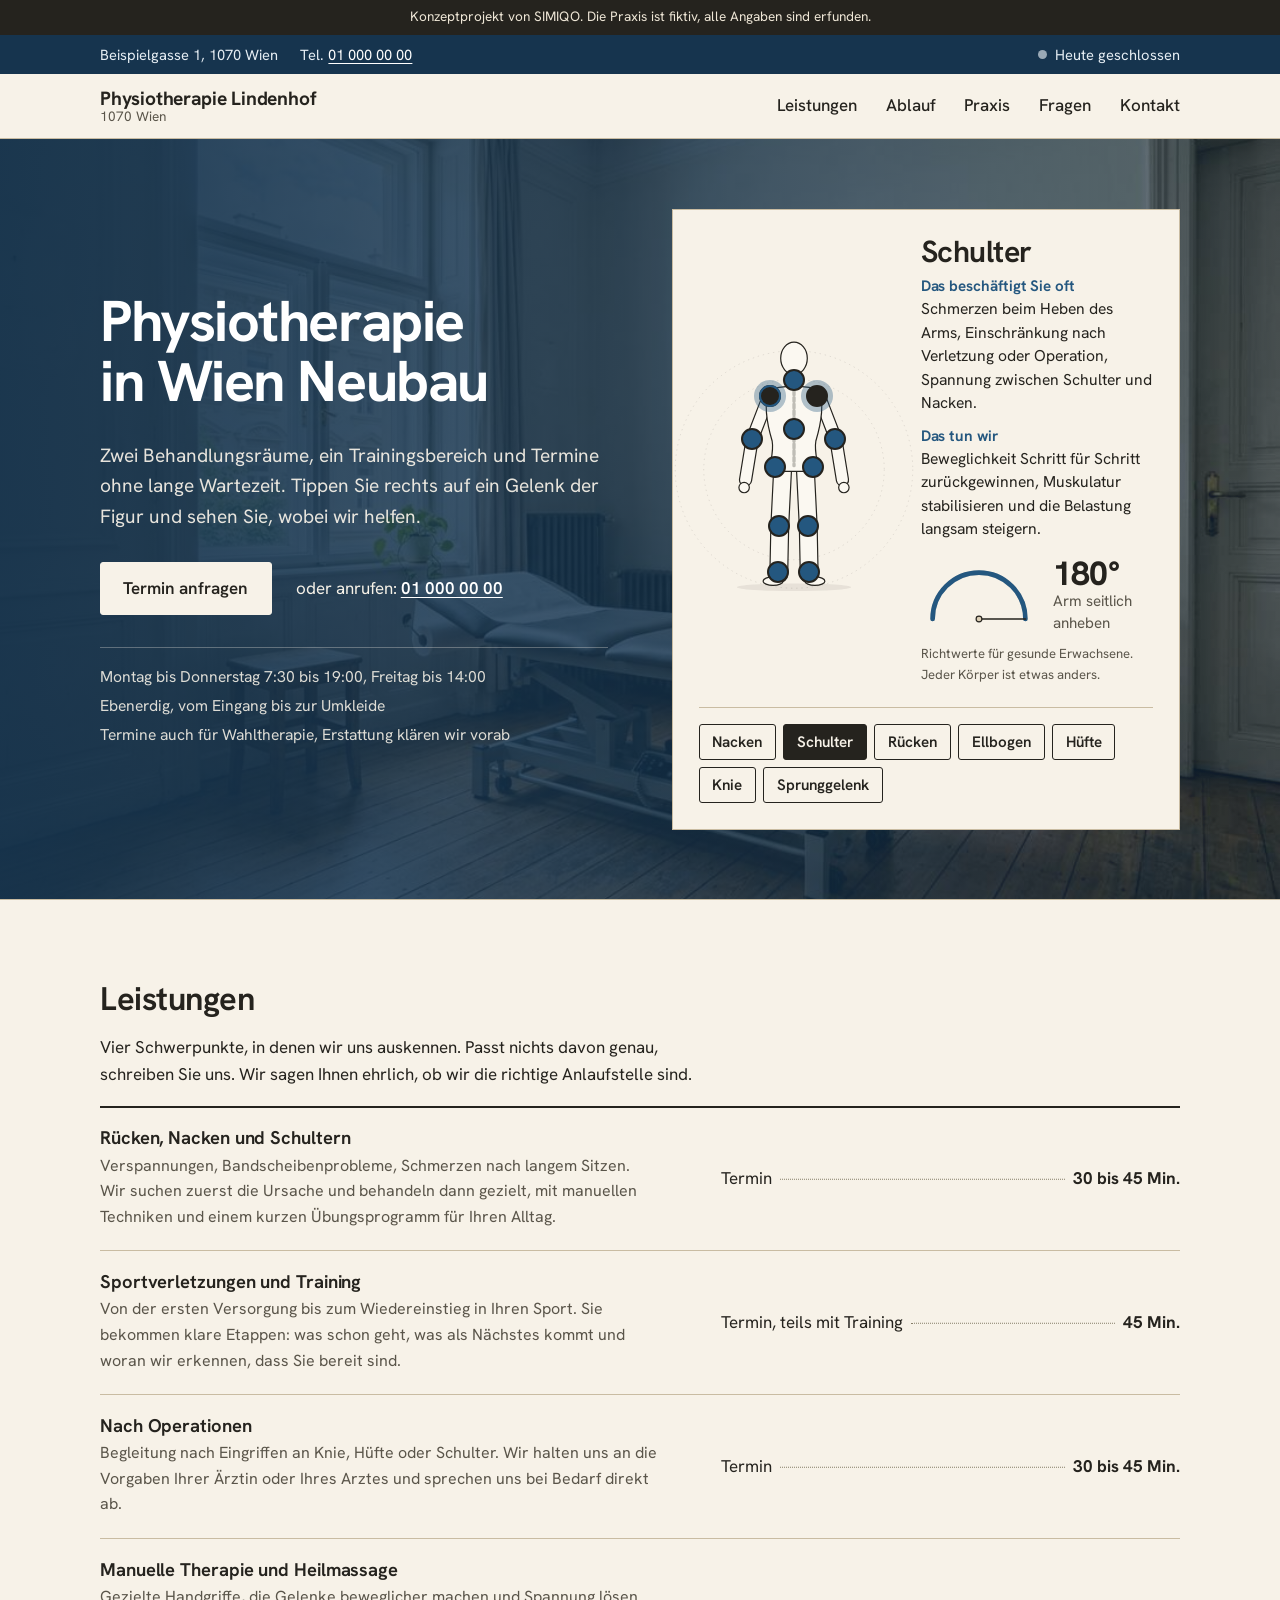
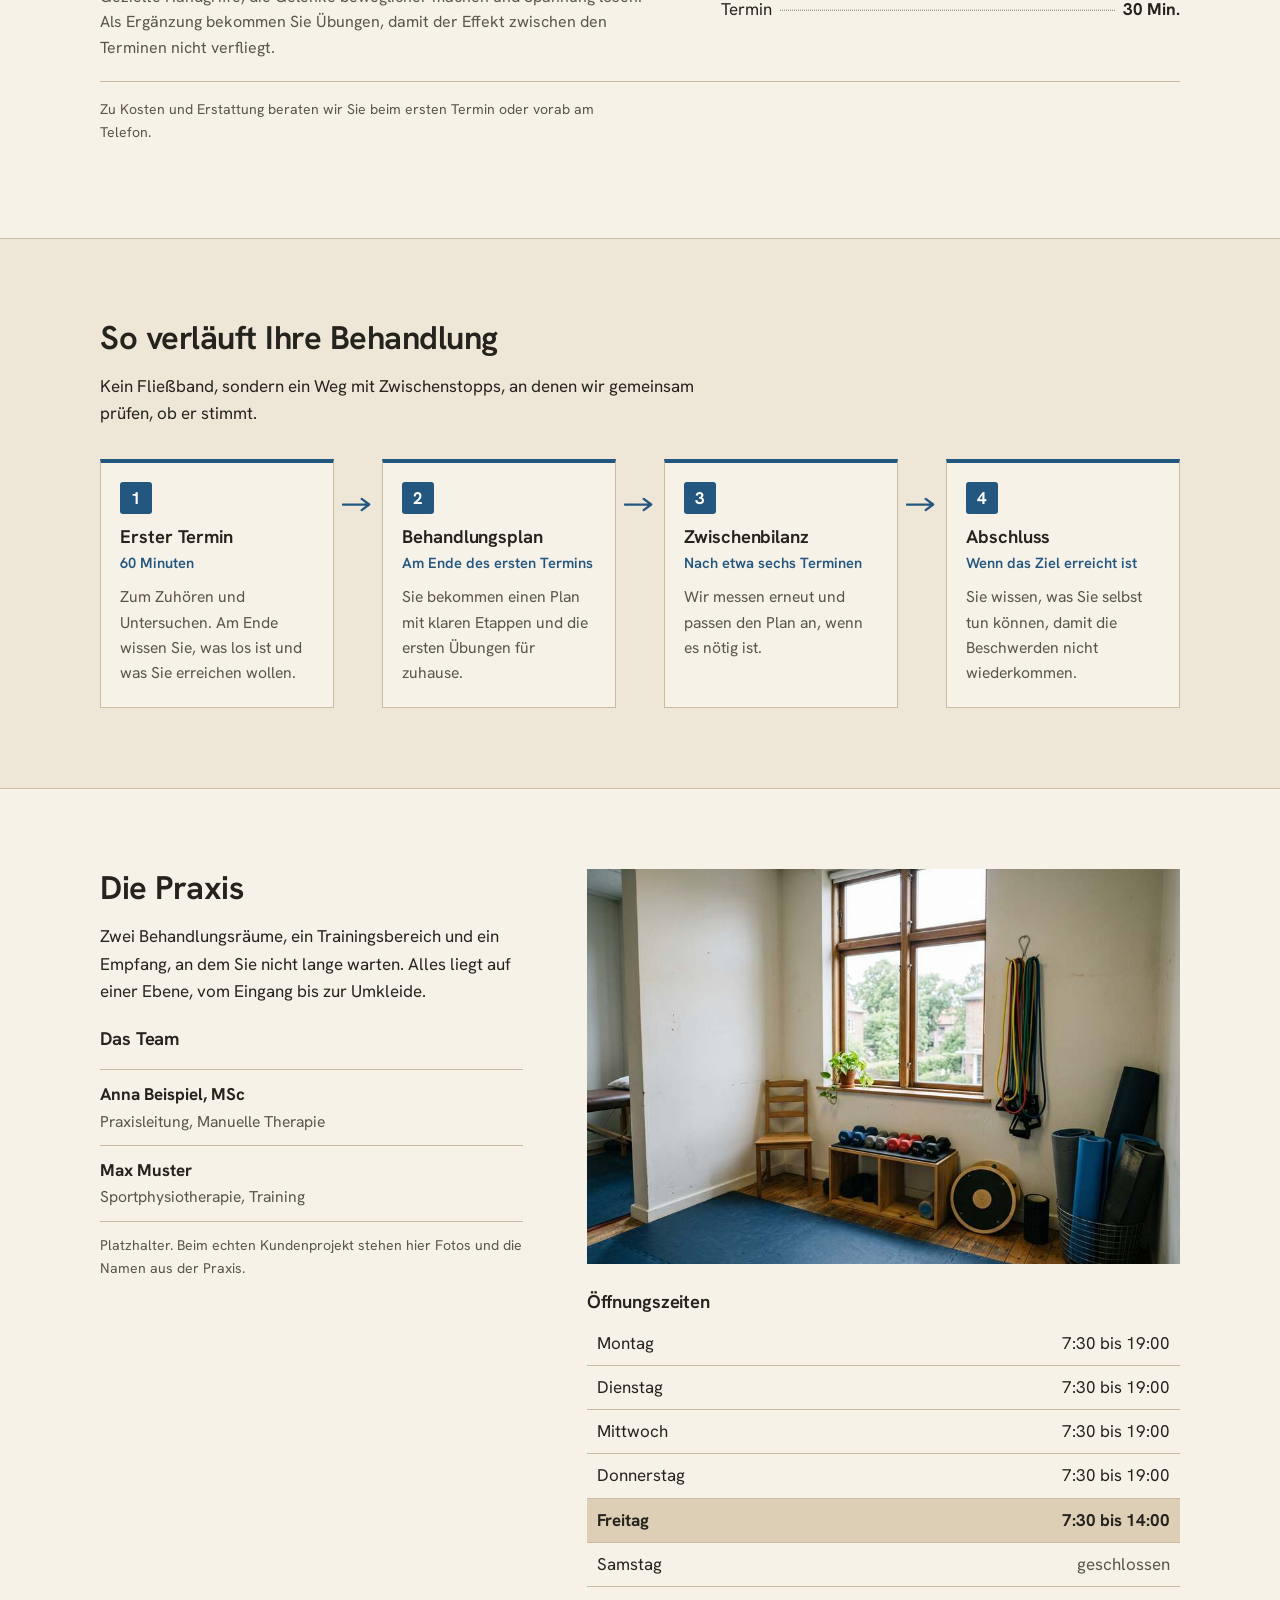
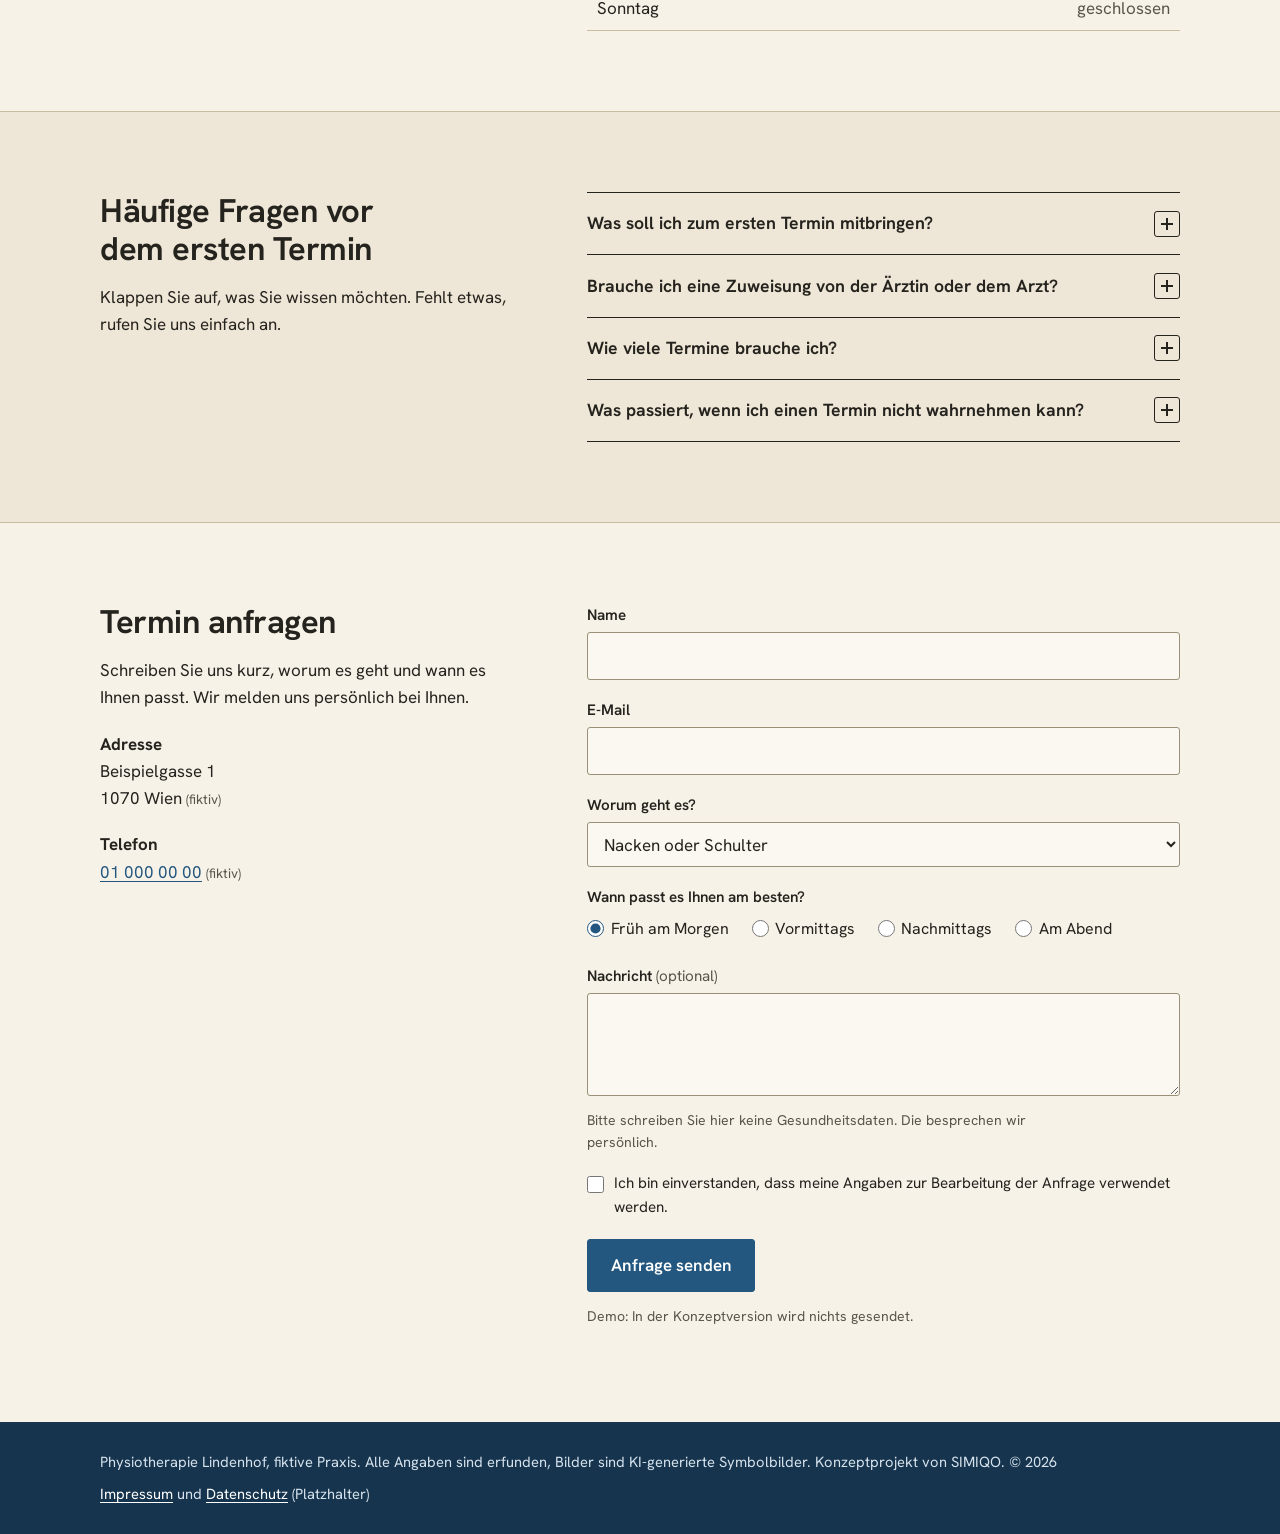
<file: physio/index.html>
<!DOCTYPE html>
<html lang="de">
<head>
  <meta charset="UTF-8">
  <meta name="viewport" content="width=device-width, initial-scale=1">
  <title>Physiotherapie Lindenhof, Wien (Konzeptprojekt)</title>
  <meta name="description" content="Konzeptprojekt von SIMIQO: Beispiel-Website für eine fiktive Physiotherapiepraxis in Wien.">
  <meta name="robots" content="noindex, nofollow">
  <style>
    @font-face { font-family: "Hanken Grotesk"; src: url("[data-uri]") format("woff2"); font-weight: 100 900; font-style: normal; font-display: swap; }

    :root {
      --wall: #EEE6D6;
      --linen: #F7F2E8;
      --leaf: #F7F2E8;
      --action: #24577F;
      --action-dark: #16344E;
      --sand: #DCCFB6;
      --ink: #25231E;
      --ink-soft: #5A554A;
      --petrol: #24577F;
      --petrol-dark: #16344E;
      --line: #C9BCA2;
      --font: "Hanken Grotesk", system-ui, -apple-system, "Segoe UI", Roboto, Arial, sans-serif;
      --maxw: 1080px;
    }

    *, *::before, *::after { box-sizing: border-box; }
    html { scroll-behavior: smooth; scroll-padding-top: 80px; }
    body { margin: 0; background: var(--wall); color: var(--ink); font-family: var(--font); font-size: 1.0625rem; line-height: 1.6; -webkit-font-smoothing: antialiased; }
    img, svg { display: block; max-width: 100%; }
    a { color: var(--petrol); text-underline-offset: 3px; }
    a:hover { color: var(--petrol-dark); }
    h1, h2, h3 { font-weight: 650; line-height: 1.15; margin: 0 0 .5em; letter-spacing: -0.015em; text-wrap: balance; }
    h1 { font-size: clamp(2.3rem, 4.6vw, 3.6rem); letter-spacing: -0.025em; line-height: 1.05; font-weight: 700; }
    h2 { font-size: clamp(1.55rem, 2.6vw, 2.05rem); }
    h3 { font-size: 1.15rem; letter-spacing: -0.005em; }
    p { margin: 0 0 1em; max-width: 62ch; }
    :focus-visible { outline: 3px solid var(--action); outline-offset: 2px; }
    .container { width: min(100% - 2.5rem, var(--maxw)); margin-inline: auto; }

    .skip-link { position: absolute; left: 1rem; top: -4rem; z-index: 100; background: var(--ink); color: #fff; padding: .6rem 1rem; transition: top .2s; }
    .skip-link:focus { top: 1rem; color: #fff; }

    /* Hinweis Konzeptprojekt */
    .concept { background: var(--ink); color: #EEE6D6; font-size: .85rem; text-align: center; padding: .4rem 1rem; }

    /* Kopfleiste mit Kontakt */
    .topbar { background: var(--petrol-dark); color: #E6EEF4; font-size: .92rem; }
    .topbar-inner { display: flex; flex-wrap: wrap; justify-content: space-between; gap: .2rem 1.5rem; padding: .5rem 0; }
    .topbar a { color: #fff; }
    .topbar .tb-left { display: flex; flex-wrap: wrap; gap: .1rem 1.4rem; }
    .open-status { display: inline-flex; align-items: center; gap: .5rem; }
    .open-status::before { content: ""; width: 9px; height: 9px; border-radius: 50%; background: #9AA9B6; }
    .open-status.is-open::before { background: #7BD08A; }

    /* Kopf */
    .site-header { background: var(--linen); border-bottom: 1px solid var(--line); position: sticky; top: 0; z-index: 50; }
    .header-inner { display: flex; align-items: center; justify-content: space-between; gap: 1rem; min-height: 64px; }
    .wordmark { color: var(--ink); text-decoration: none; font-weight: 700; font-size: 1.2rem; letter-spacing: -0.01em; line-height: 1.1; }
    .wordmark span { display: block; font-weight: 400; font-size: .85rem; color: var(--ink-soft); letter-spacing: 0; }
    .wordmark:hover { color: var(--ink); }
    .main-nav ul { list-style: none; margin: 0; padding: 0; display: flex; gap: 1.8rem; }
    .main-nav a { color: var(--ink); text-decoration: none; font-weight: 500; padding: .4rem 0; border-bottom: 2px solid transparent; }
    .main-nav a:hover { border-bottom-color: var(--action); }
    .nav-toggle { display: none; font: inherit; font-weight: 600; background: none; border: 1px solid var(--ink); border-radius: 3px; padding: .4rem .8rem; color: var(--ink); cursor: pointer; }

    .btn { display: inline-block; font: inherit; font-weight: 600; text-decoration: none; cursor: pointer; text-align: center; background: var(--action); color: #fff; border: 1px solid var(--action); border-radius: 3px; padding: .75rem 1.4rem; }
    .btn:hover { background: var(--action-dark); border-color: var(--action-dark); color: #fff; }
    .btn-small { padding: .55rem 1.1rem; font-size: .98rem; }

    /* Fotos: Platzhalter, bis echte Bilder im Ordner "bilder" liegen */
    .photo { margin: 0; }
    .photo-frame { position: relative; aspect-ratio: 3 / 2; background: var(--sand); overflow: hidden; }
    .photo-frame .ph { position: absolute; inset: 0; display: grid; place-content: center; text-align: center; padding: 1rem; font-size: .9rem; color: var(--ink-soft); }
    .photo-frame img { position: absolute; inset: 0; width: 100%; height: 100%; object-fit: cover; }
    .tr-intro { display: grid; grid-template-columns: minmax(0, 1fr) minmax(0, 1fr); gap: 1.5rem clamp(2rem, 5vw, 4rem); align-items: end; margin-bottom: 2rem; }
    .tr-intro p { margin-bottom: 0; }
    .photo figcaption { font-size: .85rem; color: var(--ink-soft); margin-top: .4rem; }

    /* Start */
    .hero { padding: clamp(2.5rem, 6vw, 4.5rem) 0 clamp(2.5rem, 6vw, 4rem); }
    .hero-grid { display: grid; grid-template-columns: minmax(0, 1fr) minmax(0, 1fr); gap: clamp(2rem, 5vw, 4rem); align-items: center; }
    .lead { font-size: 1.2rem; color: var(--ink-soft); margin-top: 1.2rem; }
    .hero-actions { display: flex; flex-wrap: wrap; align-items: center; gap: .8rem 1.5rem; margin-top: 1.8rem; }
    .hero-actions .tel { font-weight: 600; color: var(--ink); }
    .facts { list-style: none; margin: 2rem 0 0; padding: 1rem 0 0; border-top: 1px solid var(--line); display: grid; gap: .25rem; color: var(--ink-soft); font-size: .98rem; }

    .section { padding: clamp(3rem, 7vw, 5rem) 0; border-top: 1px solid var(--line); }
    .section-linen { background: var(--leaf); }
    .split { display: grid; grid-template-columns: minmax(0, 5fr) minmax(0, 7fr); gap: clamp(2rem, 5vw, 4rem); align-items: start; }

    /* Auswahlhilfe */
    .picker { display: grid; gap: 1rem; }
    .picker-row { display: grid; grid-template-columns: minmax(0, 1.5fr) minmax(0, 1fr) minmax(0, 1fr); gap: 1rem; }
    .field label { display: block; font-weight: 600; font-size: .95rem; margin-bottom: .3rem; }
    select, input[type="text"], input[type="email"], textarea { width: 100%; font: inherit; color: var(--ink); background: #FBF8F1; border: 1px solid #9A9078; border-radius: 3px; padding: .6rem .7rem; }
    select:focus, input:focus, textarea:focus { outline: 3px solid var(--action); outline-offset: 0; }
    .picked { border-left: 4px solid var(--action); background: var(--linen); padding: 1rem 1.2rem; }
    .section-linen .picked { background: var(--wall); }
    .picked h3 { margin-bottom: .15rem; font-size: 1.3rem; }
    .picked .meta { color: var(--ink-soft); margin-bottom: .6rem; }
    .picked .snap { font-size: .92rem; color: var(--ink-soft); margin: 0 0 .6rem; }
    .picked .snap:empty { display: none; }
    .picked-foot { display: flex; flex-wrap: wrap; align-items: center; gap: .6rem 1.5rem; }
    .picked .price { font-size: 1.4rem; font-weight: 700; margin: 0; }
    .picked .note, .small-note { font-size: .88rem; color: var(--ink-soft); }

    /* Preise */
    .tr-list { border-top: 2px solid var(--ink); }
    .tr { display: grid; grid-template-columns: minmax(0, 1.25fr) minmax(0, 1fr); gap: 1rem 3rem; padding: 1.3rem 0; border-bottom: 1px solid var(--line); }
    .tr h3 { margin-bottom: .2rem; }
    .tr p { margin: 0; color: var(--ink-soft); font-size: 1rem; }
    .dur { list-style: none; margin: 0; padding: 0; align-self: center; }
    .dur li { display: flex; align-items: baseline; gap: .5rem; }
    .dur li::after { content: ""; order: 2; flex: 1; border-bottom: 1px dotted #857D68; transform: translateY(-.25em); }
    .dur .d { order: 1; }
    .dur .p { order: 3; font-weight: 700; font-variant-numeric: tabular-nums; }

    /* Zeiten */
    .hours-table { width: 100%; border-collapse: collapse; }
    .hours-table th, .hours-table td { text-align: left; padding: .5rem .6rem; border-bottom: 1px solid var(--line); font-weight: 400; }
    .hours-table td { text-align: right; font-variant-numeric: tabular-nums; }
    .hours-table tr.today th, .hours-table tr.today td { font-weight: 700; background: var(--sand); }
    .hours-table .closed { color: var(--ink-soft); }
    .hours-table tr.today .closed { color: var(--ink); }

    .info-grid { display: grid; grid-template-columns: 1fr 1fr; gap: 0 clamp(2rem, 5vw, 4rem); }
    .info-grid h3 { margin-bottom: .25rem; }
    .info-grid p { color: var(--ink-soft); margin-bottom: 1.5rem; }

    /* Kontakt */
    .contact-details dt { font-weight: 700; margin-top: 1.2rem; }
    .contact-details dd { margin: 0; }
    .fictional { font-size: .85rem; color: var(--ink-soft); }
    .form .field { margin-bottom: 1.1rem; }
    .form .optional { font-weight: 400; color: var(--ink-soft); }
    .form .hint { font-size: .88rem; color: var(--ink-soft); margin: .3rem 0 0; }
    .radios { border: 0; padding: 0; margin: 0 0 1.1rem; min-width: 0; }
    .radios legend { font-weight: 600; font-size: .95rem; padding: 0; margin-bottom: .4rem; }
    .radios label { display: inline-flex; align-items: center; gap: .4rem; margin: 0 1.2rem .3rem 0; font-weight: 400; font-size: 1rem; }
    .radios input, .check input { width: 1.05rem; height: 1.05rem; accent-color: var(--action); margin: 0; }
    .check { display: grid; grid-template-columns: auto 1fr; gap: .1rem .6rem; align-items: start; margin-bottom: 1.2rem; }
    .check input { margin-top: .3rem; }
    .check label { font-weight: 400; font-size: .95rem; margin: 0; }
    .error { color: #9C2F1B; font-size: .9rem; margin: .3rem 0 0; }
    .error:empty { display: none; }
    .check .error { grid-column: 2; }
    .has-error input { border-color: #9C2F1B; }
    .form-success { margin: 1rem 0 0; padding: .8rem 1rem; background: var(--wall); border-left: 4px solid var(--action); }

    .site-footer { background: var(--petrol-dark); color: #D6E2EC; padding: 1.8rem 0; font-size: .92rem; }
    .site-footer a { color: #fff; }
    .footer-inner { display: flex; flex-wrap: wrap; justify-content: space-between; gap: .5rem 2rem; }
    .site-footer p { margin: 0; max-width: none; }


    /* Hero mit Foto */
    .hero { position: relative; isolation: isolate; background: var(--petrol-dark); color: #F7F2E8; overflow: hidden; padding: clamp(3rem, 8vw, 6rem) 0; }
    .hero-bg { position: absolute; inset: 0; z-index: -2; }
    .hero-bg img { width: 100%; height: 100%; object-fit: cover; opacity: .7; }
    .hero::before { content: ""; position: absolute; inset: 0; z-index: -1; background: linear-gradient(90deg, rgba(22, 52, 78, .93) 0%, rgba(22, 52, 78, .72) 48%, rgba(22, 52, 78, .3) 100%); }
    .hero { display: flex; align-items: center; min-height: calc(100svh - 140px); }
    .hero { padding: clamp(2rem, 6svh, 4rem) 0; }
    @media (min-width: 901px) and (max-height: 840px) {
      .hero { padding: 1.5rem 0; }
      .picker-card { padding: 1rem 1.2rem; }
      .picker-card h2 { font-size: 1.25rem; }
      .picker .picked { padding: .8rem 1rem; }
      .picker-card .picked p { font-size: .95rem; line-height: 1.5; }
      .picker-card .small-note { font-size: .8rem; }
      .hero h1 { font-size: clamp(2.2rem, 3.8vw, 3.2rem); }
    }
    .hero h1 { color: #fff; }
    .hero .lead { color: rgba(247, 242, 232, .92); }
    .hero .facts { border-top-color: rgba(247, 242, 232, .3); color: rgba(247, 242, 232, .88); }
    .hero .hero-actions a.tel { color: #fff; }
    .hero .hero-actions .btn { background: #F7F2E8; color: var(--ink); border-color: #F7F2E8; }
    .hero .hero-actions .btn:hover { background: #fff; border-color: #fff; color: var(--ink); }
    .hero :focus-visible { outline-color: #fff; }
    .picker-card { background: var(--linen); color: var(--ink); padding: clamp(1.2rem, 2.6vw, 1.8rem); min-width: 0; }
    .picker-card :focus-visible { outline-color: var(--action); }
    .picker-card h2 { font-size: 1.4rem; margin-bottom: .3rem; }
    .picker-card > p { color: var(--ink-soft); font-size: .98rem; }
    .picker-card .picker-row { grid-template-columns: 1fr 1fr; }
    .picker-card .picker-row .field:first-child { grid-column: 1 / -1; }
    .picker-card .picked { background: var(--wall); }

    @media (max-width: 900px) {
      .hero-grid, .split, .info-grid { grid-template-columns: 1fr; }
      .tr, .tr-intro { grid-template-columns: 1fr; }
    }
    @media (max-width: 760px) {
      .nav-toggle { display: inline-block; }
      .main-nav { position: absolute; left: 0; right: 0; top: 100%; background: var(--linen); border-bottom: 1px solid var(--line); display: none; padding: .6rem 1.25rem 1rem; }
      .main-nav.is-open { display: block; }
      .main-nav ul { flex-direction: column; gap: 0; }
      .main-nav a { display: block; padding: .75rem 0; border: 0; }
      .picker-row { grid-template-columns: 1fr; }
    }
    @media (prefers-reduced-motion: reduce) { html { scroll-behavior: auto; } }
  
    /* Körperkarte */
    .bodymap { background: var(--linen); border: 1px solid var(--line); padding: clamp(1rem, 2.4vw, 1.6rem); display: grid; grid-template-columns: minmax(0, 190px) minmax(0, 1fr); gap: 1.2rem clamp(1.2rem, 3vw, 2rem); align-items: center; min-width: 0; }
    .bm-figure { position: relative; aspect-ratio: 400 / 560; width: 100%; }
    .bm-figure svg { width: 100%; height: 100%; overflow: visible; }
    .bm-ring { fill: none; stroke: rgba(37, 35, 30, .15); stroke-width: 1.5; stroke-dasharray: 3 8; }
    .bm-shadow { fill: rgba(37, 35, 30, .08); }
    .limb-outline, .limb-fill { fill: none; stroke-linecap: round; stroke-linejoin: round; }
    .limb-outline { stroke: var(--ink); }
    .limb-fill { stroke: #FBF8F1; }
    .limb-arm.limb-outline { stroke-width: 28px; }
    .limb-arm.limb-fill { stroke-width: 23px; }
    .limb-leg.limb-outline { stroke-width: 40px; }
    .limb-leg.limb-fill { stroke-width: 35px; }
    .body-part { fill: #FBF8F1; stroke: var(--ink); stroke-width: 2.5; }
    .bm-spine { fill: none; stroke: rgba(37, 35, 30, .28); stroke-width: 7; stroke-linecap: round; stroke-dasharray: 9 5; }

    .hotspot { position: absolute; transform: translate(-50%, -50%); width: 22px; height: 22px; padding: 0; border-radius: 50%; background: var(--petrol); border: 2.5px solid var(--ink); cursor: pointer; transition: transform .15s, background-color .15s, box-shadow .15s; }
    .hotspot::before { content: ""; position: absolute; inset: -9px; border-radius: 50%; }
    .hotspot:hover { transform: translate(-50%, -50%) scale(1.18); }
    .hotspot.is-active { background: var(--ink); box-shadow: 0 0 0 5px rgba(36, 87, 127, .35); }
    .hotspot.hint::after { content: ""; position: absolute; inset: -2px; border-radius: 50%; border: 2px solid var(--petrol); animation: hint-pulse 1.8s ease-out infinite; }
    @keyframes hint-pulse { 0% { transform: scale(1); opacity: .8; } 100% { transform: scale(2.4); opacity: 0; } }

    .bm-info { min-width: 0; }
    .bm-title { font-size: clamp(1.5rem, 2.6vw, 1.9rem); margin-bottom: .5rem; }
    .bm-block { margin-bottom: .8rem; }
    .bm-block h3 { font-size: .95rem; margin: 0 0 .1rem; color: var(--petrol); }
    .bm-block p { margin: 0; font-size: .98rem; line-height: 1.5; }
    .gauge { display: flex; align-items: center; gap: 1rem; margin-top: 1rem; }
    .gauge svg { width: 116px; height: auto; flex: none; overflow: visible; }
    .gauge-track, .gauge-arc { fill: none; stroke-width: 8; stroke-linecap: round; }
    .gauge-track { stroke: rgba(37, 35, 30, .15); }
    .gauge-arc { stroke: var(--petrol); stroke-dasharray: 251.33; stroke-dashoffset: 251.33; transition: stroke-dashoffset .7s cubic-bezier(.3, .8, .3, 1); }
    .gauge-arm { stroke: var(--ink); stroke-width: 3; stroke-linecap: round; transform-origin: 100px 100px; transition: transform .7s cubic-bezier(.3, .8, .3, 1); }
    .gauge-pivot { fill: var(--sand); stroke: var(--ink); stroke-width: 2; }
    .gauge-text { margin: 0; line-height: 1.25; }
    .gauge-text strong { display: block; font-size: 2.1rem; font-weight: 750; letter-spacing: -0.03em; line-height: 1; }
    .gauge-text span { font-size: .95rem; color: var(--ink-soft); }
    .gauge-note { margin: .6rem 0 0; font-size: .82rem; color: var(--ink-soft); }
    .bm-regions { grid-column: 1 / -1; list-style: none; margin: .2rem 0 0; padding: 1rem 0 0; border-top: 1px solid var(--line); display: flex; flex-wrap: wrap; gap: .45rem; }
    .region-btn { font: inherit; font-size: .95rem; font-weight: 600; color: var(--ink); background: transparent; border: 1px solid var(--ink); border-radius: 3px; padding: .3rem .8rem; cursor: pointer; }
    .region-btn:hover { background: var(--sand); }
    .region-btn[aria-pressed="true"] { background: var(--ink); color: #F7F2E8; }

    /* Ablauf */
    .steps { list-style: none; margin: 0; padding: 0; counter-reset: step; border-top: 2px solid var(--ink); }
    .steps li { counter-increment: step; display: grid; grid-template-columns: 2.4rem minmax(0, 1fr) minmax(0, 1.6fr); gap: .3rem 1.5rem; padding: 1.2rem 0; border-bottom: 1px solid var(--line); }
    .steps li::before { content: counter(step) "."; font-weight: 700; color: var(--petrol); }
    .steps h3 { margin: 0; }
    .steps p { margin: 0; color: var(--ink-soft); }

    .team { margin: 1.2rem 0 0; }
    .team div { border-top: 1px solid var(--line); padding: .7rem 0; }
    .team div:last-child { border-bottom: 1px solid var(--line); }
    .team dt { font-weight: 700; }
    .team dd { margin: 0; color: var(--ink-soft); font-size: .98rem; }
    .photo-pair { display: grid; gap: 1.2rem; }

    @media (max-width: 900px) {
      .bodymap { grid-template-columns: 1fr; }
      .bm-figure { max-width: 200px; margin-inline: auto; }
      .steps li { grid-template-columns: 2rem minmax(0, 1fr); }
      .steps p { grid-column: 2; }
    }

    /* Aufklappbare Fragen */
    .acc { border-top: 1px solid var(--ink); }
    .acc summary { list-style: none; display: flex; justify-content: space-between; align-items: center; gap: 1.2rem; padding: 1.1rem 0; cursor: pointer; font-weight: 650; font-size: 1.1rem; line-height: 1.3; }
    .acc summary::-webkit-details-marker { display: none; }
    .acc summary::after { content: ""; flex: none; width: 26px; height: 26px; border: 1px solid var(--ink); border-radius: 3px;
      background: linear-gradient(var(--ink), var(--ink)) center / 12px 2px no-repeat, linear-gradient(var(--ink), var(--ink)) center / 2px 12px no-repeat; }
    .acc summary:hover::after { background-color: var(--sand); }
    .acc[open] summary::after { background-size: 12px 2px, 2px 0; background-color: var(--sand); }
    .acc-body { padding: 0 0 1.3rem; }
    .acc-body p { margin: 0; color: var(--ink-soft); }
    .acc-end { border-top: 1px solid var(--ink); }
    .section-linen .acc summary:hover::after { background-color: var(--sand); }

    /* Hero mit Foto */
    .hero { position: relative; isolation: isolate; background: var(--petrol-dark); color: #F7F2E8; overflow: hidden; padding: clamp(3rem, 8vw, 6rem) 0; }
    .hero-bg { position: absolute; inset: 0; z-index: -2; }
    .hero-bg img { width: 100%; height: 100%; object-fit: cover; opacity: .7; }
    .hero::before { content: ""; position: absolute; inset: 0; z-index: -1; background: linear-gradient(90deg, rgba(22, 52, 78, .93) 0%, rgba(22, 52, 78, .72) 48%, rgba(22, 52, 78, .3) 100%); }
    .hero h1 { color: #fff; }
    .hero .lead { color: rgba(247, 242, 232, .92); }
    .hero .facts { border-top-color: rgba(247, 242, 232, .3); color: rgba(247, 242, 232, .88); }
    .hero .hero-actions a.tel { color: #fff; }
    .hero .hero-actions .btn { background: #F7F2E8; color: var(--ink); border-color: #F7F2E8; }
    .hero .hero-actions .btn:hover { background: #fff; border-color: #fff; color: var(--ink); }
    .hero :focus-visible { outline-color: #fff; }
    .bodymap { color: var(--ink); }
    .bodymap :focus-visible { outline-color: var(--action); }
    .hero { display: flex; align-items: center; min-height: calc(100svh - 140px); }
    .hero { padding: clamp(2rem, 6svh, 4rem) 0; }
    @media (min-width: 901px) and (max-height: 840px) {
      .hero { padding: 1.5rem 0; }
      .bodymap { grid-template-columns: minmax(0, 150px) minmax(0, 1fr); padding: 1rem 1.2rem; gap: .8rem 1.4rem; }
      .bm-title { font-size: 1.4rem; margin-bottom: .3rem; }
      .bm-block { margin-bottom: .5rem; }
      .bm-block p { font-size: .92rem; line-height: 1.45; }
      .gauge { margin-top: .6rem; }
      .gauge svg { width: 96px; }
      .gauge-text strong { font-size: 1.8rem; }
      .gauge-note { margin-top: .3rem; }
      .bm-regions { padding-top: .7rem; }
      .hero h1 { font-size: clamp(2.2rem, 3.8vw, 3.2rem); }
    }

    /* Ablauf als Prozess mit Pfeilen */
    .flow { list-style: none; margin: 2rem 0 0; padding: 0; display: grid; grid-template-columns: repeat(4, minmax(0, 1fr)); gap: 3rem; counter-reset: none; }
    .flow li { position: relative; display: flex; flex-direction: column; background: var(--linen); border: 1px solid var(--line); border-top: 4px solid var(--petrol); padding: 1.2rem 1.2rem 1.4rem; }
    .flow li::after { content: ""; position: absolute; top: 2.1rem; right: -2.45rem; width: 1.9rem; height: 1rem;
      background: url("data:image/svg+xml,%3Csvg xmlns='http://www.w3.org/2000/svg' viewBox='0 0 32 16'%3E%3Cpath d='M1 8H28M21 2L29 8L21 14' fill='none' stroke='%2324577F' stroke-width='2.4' stroke-linecap='round' stroke-linejoin='round'/%3E%3C/svg%3E") center / contain no-repeat; }
    .flow li:last-child::after { display: none; }
    .flow-num { width: 2rem; height: 2rem; display: grid; place-items: center; background: var(--petrol); color: #fff; font-weight: 700; border-radius: 3px; margin-bottom: .8rem; }
    .flow h3 { margin-bottom: .2rem; }
    .flow-when { font-weight: 600; font-size: .92rem; color: var(--petrol); margin: 0 0 .6rem; }
    .flow p:last-child { margin: 0; color: var(--ink-soft); font-size: .98rem; }
    @media (max-width: 1000px) {
      .flow { grid-template-columns: repeat(2, minmax(0, 1fr)); gap: 3rem 3rem; }
      .flow li:nth-child(2)::after { display: none; }
      .flow li:nth-child(odd):not(:last-child)::after { display: block; }
    }
    @media (max-width: 640px) {
      .flow { grid-template-columns: 1fr; gap: 3rem; }
      .flow li::after { display: block !important; top: calc(100% + 1.5rem); right: auto; left: 50%; width: 1.9rem; height: 1rem; transform: translate(-50%, -50%) rotate(90deg); }
      .flow li:last-child::after { display: none !important; }
    }
  </style>
</head>
<body>

  <a class="skip-link" href="#inhalt">Zum Inhalt springen</a>

  <div class="concept" role="note">Konzeptprojekt von SIMIQO. Die Praxis ist fiktiv, alle Angaben sind erfunden.</div>

  <div class="topbar">
    <div class="container topbar-inner">
      <div class="tb-left">
        <span>Beispielgasse 1, 1070 Wien</span>
        <span>Tel. <a href="tel:+4310000000">01 000 00 00</a></span>
      </div>
      <span class="open-status" id="openStatus">Termine nach Vereinbarung</span>
    </div>
  </div>

  <header class="site-header" id="top">
    <div class="container header-inner">
      <a class="wordmark" href="#top">Physiotherapie Lindenhof<span>1070 Wien</span></a>
      <button class="nav-toggle" id="navToggle" aria-expanded="false" aria-controls="mainNav">Menü</button>
      <nav class="main-nav" id="mainNav" aria-label="Hauptnavigation">
        <ul>
          <li><a href="#leistungen">Leistungen</a></li>
          <li><a href="#ablauf">Ablauf</a></li>
          <li><a href="#praxis">Praxis</a></li>
          <li><a href="#fragen">Fragen</a></li>
          <li><a href="#kontakt">Kontakt</a></li>
        </ul>
      </nav>
    </div>
  </header>

  <main id="inhalt">

    <section class="hero">
      <div class="hero-bg" aria-hidden="true"><img src="[data-uri]" alt=""></div>
      <div class="container hero-grid">
        <div>
          <h1>Physiotherapie in Wien Neubau</h1>
          <p class="lead">Zwei Behandlungsräume, ein Trainingsbereich und Termine ohne lange Wartezeit. Tippen Sie rechts auf ein Gelenk der Figur und sehen Sie, wobei wir helfen.</p>
          <div class="hero-actions">
            <a class="btn" href="#kontakt">Termin anfragen</a>
            <span>oder anrufen: <a class="tel" href="tel:+4310000000">01 000 00 00</a></span>
          </div>
          <ul class="facts">
            <li>Montag bis Donnerstag 7:30 bis 19:00, Freitag bis 14:00</li>
            <li>Ebenerdig, vom Eingang bis zur Umkleide</li>
            <li>Termine auch für Wahltherapie, Erstattung klären wir vorab</li>
          </ul>
        </div>

        <div class="bodymap" id="bodymap">
          <div class="bm-figure" id="bmFigure">
            <svg viewBox="0 0 400 560" role="img" aria-label="Schematische Figur mit markierten Gelenken" focusable="false">
              <defs>
                <path id="armL" d="M146 148 L112 236 L98 322" fill="none"/>
                <path id="armR" d="M254 148 L288 236 L302 322" fill="none"/>
                <path id="legL" d="M176 300 L170 420 L168 520" fill="none"/>
                <path id="legR" d="M224 300 L230 420 L232 520" fill="none"/>
              </defs>
              <circle cx="200" cy="300" r="250" class="bm-ring"/>
              <circle cx="200" cy="300" r="190" class="bm-ring"/>
              <ellipse cx="200" cy="548" rx="120" ry="8" class="bm-shadow"/>
              <use href="#armL" class="limb-outline limb-arm"/><use href="#armL" class="limb-fill limb-arm"/>
              <use href="#armR" class="limb-outline limb-arm"/><use href="#armR" class="limb-fill limb-arm"/>
              <use href="#legL" class="limb-outline limb-leg"/><use href="#legL" class="limb-fill limb-leg"/>
              <use href="#legR" class="limb-outline limb-leg"/><use href="#legR" class="limb-fill limb-leg"/>
              <circle cx="95" cy="338" r="11" class="body-part"/>
              <circle cx="305" cy="338" r="11" class="body-part"/>
              <ellipse cx="156" cy="535" rx="21" ry="9" class="body-part"/>
              <ellipse cx="244" cy="535" rx="21" ry="9" class="body-part"/>
              <rect x="188" y="94" width="24" height="34" rx="9" class="body-part"/>
              <path class="body-part" d="M146 134 C170 122 230 122 254 134 C262 160 258 200 246 240 C242 262 250 282 252 304 L148 304 C150 282 158 262 154 240 C142 200 138 160 146 134 Z"/>
              <ellipse cx="200" cy="66" rx="28" ry="34" class="body-part"/>
              <path d="M200 134 V292" class="bm-spine"/>
            </svg>
          </div>

          <div class="bm-info" aria-live="polite">
            <h2 class="bm-title" id="bmTitle">Schulter</h2>
            <div class="bm-block">
              <h3>Das beschäftigt Sie oft</h3>
              <p id="bmProblems"></p>
            </div>
            <div class="bm-block">
              <h3>Das tun wir</h3>
              <p id="bmTherapy"></p>
            </div>
            <div class="gauge">
              <svg viewBox="0 0 200 118" aria-hidden="true" focusable="false">
                <path d="M20 100 A80 80 0 0 1 180 100" class="gauge-track"/>
                <path d="M20 100 A80 80 0 0 1 180 100" class="gauge-arc" id="bmGaugeArc"/>
                <line x1="100" y1="100" x2="20" y2="100" class="gauge-arm" id="bmGaugeArm"/>
                <circle cx="100" cy="100" r="5" class="gauge-pivot"/>
              </svg>
              <p class="gauge-text">
                <strong id="bmGaugeValue">180°</strong>
                <span id="bmGaugeLabel">Arm seitlich anheben</span>
              </p>
            </div>
            <p class="gauge-note">Richtwerte für gesunde Erwachsene. Jeder Körper ist etwas anders.</p>
          </div>

          <ul class="bm-regions" id="bmChips" aria-label="Körperregion wählen"></ul>
        </div>
      </div>
    </section>

    <section class="section section-linen" id="leistungen">
      <div class="container">
        <h2>Leistungen</h2>
        <p>Vier Schwerpunkte, in denen wir uns auskennen. Passt nichts davon genau, schreiben Sie uns. Wir sagen Ihnen ehrlich, ob wir die richtige Anlaufstelle sind.</p>

        <div class="tr-list">
          <article class="tr">
            <div>
              <h3>Rücken, Nacken und Schultern</h3>
              <p>Verspannungen, Bandscheibenprobleme, Schmerzen nach langem Sitzen. Wir suchen zuerst die Ursache und behandeln dann gezielt, mit manuellen Techniken und einem kurzen Übungsprogramm für Ihren Alltag.</p>
            </div>
            <ul class="dur"><li><span class="d">Termin</span><span class="p">30 bis 45 Min.</span></li></ul>
          </article>
          <article class="tr">
            <div>
              <h3>Sportverletzungen und Training</h3>
              <p>Von der ersten Versorgung bis zum Wiedereinstieg in Ihren Sport. Sie bekommen klare Etappen: was schon geht, was als Nächstes kommt und woran wir erkennen, dass Sie bereit sind.</p>
            </div>
            <ul class="dur"><li><span class="d">Termin, teils mit Training</span><span class="p">45 Min.</span></li></ul>
          </article>
          <article class="tr">
            <div>
              <h3>Nach Operationen</h3>
              <p>Begleitung nach Eingriffen an Knie, Hüfte oder Schulter. Wir halten uns an die Vorgaben Ihrer Ärztin oder Ihres Arztes und sprechen uns bei Bedarf direkt ab.</p>
            </div>
            <ul class="dur"><li><span class="d">Termin</span><span class="p">30 bis 45 Min.</span></li></ul>
          </article>
          <article class="tr">
            <div>
              <h3>Manuelle Therapie und Heilmassage</h3>
              <p>Gezielte Handgriffe, die Gelenke beweglicher machen und Spannung lösen. Als Ergänzung bekommen Sie Übungen, damit der Effekt zwischen den Terminen nicht verfliegt.</p>
            </div>
            <ul class="dur"><li><span class="d">Termin</span><span class="p">30 Min.</span></li></ul>
          </article>
        </div>
        <p class="small-note" style="margin-top:1rem">Zu Kosten und Erstattung beraten wir Sie beim ersten Termin oder vorab am Telefon.</p>
      </div>
    </section>

    <section class="section" id="ablauf">
      <div class="container">
        <h2>So verläuft Ihre Behandlung</h2>
        <p>Kein Fließband, sondern ein Weg mit Zwischenstopps, an denen wir gemeinsam prüfen, ob er stimmt.</p>
        <ol class="flow">
          <li>
            <span class="flow-num" aria-hidden="true">1</span>
            <h3>Erster Termin</h3>
            <p class="flow-when">60 Minuten</p>
            <p>Zum Zuhören und Untersuchen. Am Ende wissen Sie, was los ist und was Sie erreichen wollen.</p>
          </li>
          <li>
            <span class="flow-num" aria-hidden="true">2</span>
            <h3>Behandlungsplan</h3>
            <p class="flow-when">Am Ende des ersten Termins</p>
            <p>Sie bekommen einen Plan mit klaren Etappen und die ersten Übungen für zuhause.</p>
          </li>
          <li>
            <span class="flow-num" aria-hidden="true">3</span>
            <h3>Zwischenbilanz</h3>
            <p class="flow-when">Nach etwa sechs Terminen</p>
            <p>Wir messen erneut und passen den Plan an, wenn es nötig ist.</p>
          </li>
          <li>
            <span class="flow-num" aria-hidden="true">4</span>
            <h3>Abschluss</h3>
            <p class="flow-when">Wenn das Ziel erreicht ist</p>
            <p>Sie wissen, was Sie selbst tun können, damit die Beschwerden nicht wiederkommen.</p>
          </li>
        </ol>
      </div>
    </section>

    <section class="section section-linen" id="praxis">
      <div class="container split">
        <div>
          <h2>Die Praxis</h2>
          <p>Zwei Behandlungsräume, ein Trainingsbereich und ein Empfang, an dem Sie nicht lange warten. Alles liegt auf einer Ebene, vom Eingang bis zur Umkleide.</p>
          <h3 style="margin-top:1.5rem">Das Team</h3>
          <dl class="team">
            <div><dt>Anna Beispiel, MSc</dt><dd>Praxisleitung, Manuelle Therapie</dd></div>
            <div><dt>Max Muster</dt><dd>Sportphysiotherapie, Training</dd></div>
          </dl>
          <p class="small-note" style="margin-top:.8rem">Platzhalter. Beim echten Kundenprojekt stehen hier Fotos und die Namen aus der Praxis.</p>

        </div>

        <div class="photo-pair">
          <figure class="photo">
            <div class="photo-frame">
              <img src="[data-uri]" alt="Trainingsbereich mit Matten und Übungsbändern">
            </div>
          </figure>
          <div>
          <h3 style="margin-top:.5rem">Öffnungszeiten</h3>
          <table class="hours-table" id="hours">
            <tbody>
              <tr data-day="1"><th scope="row">Montag</th><td>7:30 bis 19:00</td></tr>
              <tr data-day="2"><th scope="row">Dienstag</th><td>7:30 bis 19:00</td></tr>
              <tr data-day="3"><th scope="row">Mittwoch</th><td>7:30 bis 19:00</td></tr>
              <tr data-day="4"><th scope="row">Donnerstag</th><td>7:30 bis 19:00</td></tr>
              <tr data-day="5"><th scope="row">Freitag</th><td>7:30 bis 14:00</td></tr>
              <tr data-day="6"><th scope="row">Samstag</th><td class="closed">geschlossen</td></tr>
              <tr data-day="0"><th scope="row">Sonntag</th><td class="closed">geschlossen</td></tr>
            </tbody>
          </table>
          </div>
        </div>
      </div>
    </section>

    <section class="section" id="fragen">
      <div class="container split">
        <div>
          <h2>Häufige Fragen vor dem ersten Termin</h2>
          <p>Klappen Sie auf, was Sie wissen möchten. Fehlt etwas, rufen Sie uns einfach an.</p>
        </div>
        <div class="acc-list">
          <details class="acc" name="frage">
            <summary>Was soll ich zum ersten Termin mitbringen?</summary>
            <div class="acc-body"><p>Bequeme Kleidung, in der Sie sich gut bewegen können, und alles, was es schon gibt: Befunde, Bilder oder die ärztliche Zuweisung. Wenn Sie nichts davon haben, kommen Sie trotzdem.</p></div>
          </details>
          <details class="acc" name="frage">
            <summary>Brauche ich eine Zuweisung von der Ärztin oder dem Arzt?</summary>
            <div class="acc-body"><p>Das hängt von Ihrer Versicherung ab. Rufen Sie uns an oder schreiben Sie uns kurz, dann klären wir es vorab mit Ihnen.</p></div>
          </details>
          <details class="acc" name="frage">
            <summary>Wie viele Termine brauche ich?</summary>
            <div class="acc-body"><p>Das sagen wir Ihnen nach dem ersten Termin. Bei akuten Beschwerden reichen oft wenige Besuche, bei älteren Problemen planen wir mehr Zeit ein und prüfen den Fortschritt zwischendurch.</p></div>
          </details>
          <details class="acc" name="frage">
            <summary>Was passiert, wenn ich einen Termin nicht wahrnehmen kann?</summary>
            <div class="acc-body"><p>Geben Sie uns bitte mindestens 24 Stunden vorher Bescheid, dann verschieben wir ihn kostenlos.</p></div>
          </details>
          <div class="acc-end"></div>
        </div>
      </div>
    </section>

    <section class="section section-linen" id="kontakt">
      <div class="container split">
        <div>
          <h2>Termin anfragen</h2>
          <p>Schreiben Sie uns kurz, worum es geht und wann es Ihnen passt. Wir melden uns persönlich bei Ihnen.</p>
          <dl class="contact-details">
            <dt>Adresse</dt>
            <dd>Beispielgasse 1<br>1070 Wien <span class="fictional">(fiktiv)</span></dd>
            <dt>Telefon</dt>
            <dd><a href="tel:+4310000000">01 000 00 00</a> <span class="fictional">(fiktiv)</span></dd>
          </dl>
        </div>

        <form class="form" id="contactForm" novalidate>
          <div class="field">
            <label for="name">Name</label>
            <input type="text" id="name" autocomplete="name" required>
            <p class="error" id="nameError" role="alert"></p>
          </div>
          <div class="field">
            <label for="email">E-Mail</label>
            <input type="email" id="email" autocomplete="email" required>
            <p class="error" id="emailError" role="alert"></p>
          </div>
          <div class="field">
            <label for="anliegen">Worum geht es?</label>
            <select id="anliegen">
              <option>Nacken oder Schulter</option>
              <option>Rücken</option>
              <option>Ellbogen</option>
              <option>Hüfte</option>
              <option>Knie</option>
              <option>Sprunggelenk</option>
              <option>Nach einer Operation</option>
              <option>Etwas anderes</option>
            </select>
          </div>
          <fieldset class="radios">
            <legend>Wann passt es Ihnen am besten?</legend>
            <label><input type="radio" name="zeit" value="frueh" checked>Früh am Morgen</label>
            <label><input type="radio" name="zeit" value="vormittag">Vormittags</label>
            <label><input type="radio" name="zeit" value="nachmittag">Nachmittags</label>
            <label><input type="radio" name="zeit" value="abend">Am Abend</label>
          </fieldset>
          <div class="field">
            <label for="message">Nachricht <span class="optional">(optional)</span></label>
            <textarea id="message" rows="3"></textarea>
            <p class="hint">Bitte schreiben Sie hier keine Gesundheitsdaten. Die besprechen wir persönlich.</p>
          </div>
          <div class="check">
            <input type="checkbox" id="privacy" required>
            <label for="privacy">Ich bin einverstanden, dass meine Angaben zur Bearbeitung der Anfrage verwendet werden.</label>
            <p class="error" id="privacyError" role="alert"></p>
          </div>
          <button type="submit" class="btn">Anfrage senden</button>
          <p class="small-note" style="margin-top:.8rem">Demo: In der Konzeptversion wird nichts gesendet.</p>
          <p class="form-success" id="formSuccess" role="status" hidden></p>
        </form>
      </div>
    </section>
  </main>

  <footer class="site-footer">
    <div class="container footer-inner">
      <p>Physiotherapie Lindenhof, fiktive Praxis. Alle Angaben sind erfunden, Bilder sind KI-generierte Symbolbilder. Konzeptprojekt von SIMIQO. © <span id="year">2026</span></p>
      <p><a href="#">Impressum</a> und <a href="#">Datenschutz</a> (Platzhalter)</p>
    </div>
  </footer>

  <script>
  document.addEventListener("DOMContentLoaded", () => {
    const el = id => document.getElementById(id);
    el("year").textContent = new Date().getFullYear();

    // Menü am Handy
    const toggle = el("navToggle"), nav = el("mainNav");
    const setMenu = open => { nav.classList.toggle("is-open", open); toggle.setAttribute("aria-expanded", String(open)); };
    toggle.addEventListener("click", () => setMenu(!nav.classList.contains("is-open")));
    nav.querySelectorAll("a").forEach(a => a.addEventListener("click", () => setMenu(false)));
    document.addEventListener("keydown", e => { if (e.key === "Escape" && nav.classList.contains("is-open")) { setMenu(false); toggle.focus(); } });

    // Körperkarte: Richtwerte für den Bewegungsumfang gesunder Erwachsener (Grad)
    const REGIONS = {
      nacken: { name: "Nacken", problems: "Verspannungen, Kopfschmerzen, die vom Nacken ausgehen, ein steifer Hals nach langen Bildschirmtagen.", therapy: "Manuelle Techniken, sanfte Mobilisation und ein kurzes Übungsprogramm für Ihren Arbeitsplatz.", degrees: 80, movement: "Kopf zur Seite drehen" },
      schulter: { name: "Schulter", problems: "Schmerzen beim Heben des Arms, Einschränkung nach Verletzung oder Operation, Spannung zwischen Schulter und Nacken.", therapy: "Beweglichkeit Schritt für Schritt zurückgewinnen, Muskulatur stabilisieren und die Belastung langsam steigern.", degrees: 180, movement: "Arm seitlich anheben" },
      ruecken: { name: "Rücken", problems: "Kreuzschmerzen, Hexenschuss, Beschwerden nach langem Sitzen oder schwerem Heben.", therapy: "Beweglichkeit und Kraft prüfen, manuell behandeln und den Rumpf mit passenden Übungen stabilisieren.", degrees: 60, movement: "Oberkörper nach vorn beugen" },
      ellbogen: { name: "Ellbogen", problems: "Tennis- oder Golferellbogen, Schmerzen beim Greifen, Tragen und Händeschütteln.", therapy: "Belastung anpassen, die Sehnen gezielt aufbauen und gemeinsam klären, was im Alltag mitspielt.", degrees: 145, movement: "Ellbogen beugen" },
      huefte: { name: "Hüfte", problems: "Steifigkeit, Schmerzen beim Gehen oder Treppensteigen, Begleitung nach einer Hüftoperation.", therapy: "Das Gelenk mobilisieren, das Gehen schulen und Gesäß und Oberschenkel kräftigen.", degrees: 120, movement: "Knie zur Brust heben" },
      knie: { name: "Knie", problems: "Schmerzen nach dem Sport, Beschwerden an der Kniescheibe, Reha nach Bandverletzung oder Operation.", therapy: "Kraft in klaren Etappen aufbauen, die Koordination verbessern und sicher in den Sport zurückkehren.", degrees: 135, movement: "Knie beugen" },
      sprunggelenk: { name: "Sprunggelenk", problems: "Umgeknickt, Schwellung, Unsicherheit beim Gehen auf unebenem Boden.", therapy: "Abschwellen, Beweglichkeit aufbauen und Gleichgewicht sowie Stabilität gezielt trainieren.", degrees: 20, movement: "Fußspitze zum Schienbein ziehen" }
    };
    // Positionen der Gelenkpunkte im Koordinatensystem der Figur (400 x 560)
    const SPOTS = [
      { region: "nacken", x: 200, y: 112 },
      { region: "schulter", x: 150, y: 146, hint: true }, { region: "schulter", x: 250, y: 146 },
      { region: "ruecken", x: 200, y: 214 },
      { region: "ellbogen", x: 112, y: 236 }, { region: "ellbogen", x: 288, y: 236 },
      { region: "huefte", x: 160, y: 296 }, { region: "huefte", x: 240, y: 296 },
      { region: "knie", x: 170, y: 420 }, { region: "knie", x: 230, y: 420 },
      { region: "sprunggelenk", x: 168, y: 516 }, { region: "sprunggelenk", x: 232, y: 516 }
    ];
    const figure = el("bmFigure"), list = el("bmChips");
    const arcEl = el("bmGaugeArc"), armEl = el("bmGaugeArm");
    const ARC = 251.33;
    const hotspots = [], buttons = {};
    let hintSpot = null;

    function select(key, byUser) {
      const r = REGIONS[key]; if (!r) return;
      el("bmTitle").textContent = r.name;
      el("bmProblems").textContent = r.problems;
      el("bmTherapy").textContent = r.therapy;
      el("bmGaugeValue").textContent = r.degrees + "°";
      el("bmGaugeLabel").textContent = r.movement;
      arcEl.style.strokeDashoffset = String(ARC * (1 - r.degrees / 180));
      armEl.style.transform = "rotate(" + r.degrees + "deg)";
      Object.keys(buttons).forEach(k => buttons[k].setAttribute("aria-pressed", String(k === key)));
      hotspots.forEach(h => h.el.classList.toggle("is-active", h.region === key));
      if (byUser && hintSpot) { hintSpot.classList.remove("hint"); hintSpot = null; }
    }

    Object.keys(REGIONS).forEach(key => {
      const li = document.createElement("li"), b = document.createElement("button");
      b.type = "button"; b.className = "region-btn"; b.textContent = REGIONS[key].name; b.setAttribute("aria-pressed", "false");
      b.addEventListener("click", () => select(key, true));
      li.appendChild(b); list.appendChild(li); buttons[key] = b;
    });
    SPOTS.forEach(s => {
      const b = document.createElement("button");
      b.type = "button"; b.className = "hotspot"; b.tabIndex = -1; b.setAttribute("aria-hidden", "true");
      b.style.left = (s.x / 400 * 100) + "%"; b.style.top = (s.y / 560 * 100) + "%";
      if (s.hint) { b.classList.add("hint"); hintSpot = b; }
      b.addEventListener("click", () => select(s.region, true));
      figure.appendChild(b); hotspots.push({ region: s.region, el: b });
    });
    select("schulter", false);
    // Messgerät fährt kurz nach dem Laden ein
    arcEl.style.strokeDashoffset = String(ARC); armEl.style.transform = "rotate(0deg)";
    setTimeout(() => select("schulter", false), 250);

    // Höhe der Karte festhalten, damit die Seite beim Wechsel der Körperregion nicht springt
    const infoEl = document.querySelector(".bm-info");
    function lockHeight() {
      infoEl.style.minHeight = "";
      const keep = { t: el("bmTitle").textContent, p: el("bmProblems").textContent, th: el("bmTherapy").textContent, l: el("bmGaugeLabel").textContent };
      let max = 0;
      Object.keys(REGIONS).forEach(k => {
        const r = REGIONS[k];
        el("bmTitle").textContent = r.name; el("bmProblems").textContent = r.problems;
        el("bmTherapy").textContent = r.therapy; el("bmGaugeLabel").textContent = r.movement;
        max = Math.max(max, infoEl.offsetHeight);
      });
      el("bmTitle").textContent = keep.t; el("bmProblems").textContent = keep.p;
      el("bmTherapy").textContent = keep.th; el("bmGaugeLabel").textContent = keep.l;
      infoEl.style.minHeight = max + "px";
    }
    lockHeight();
    if (document.fonts && document.fonts.ready) document.fonts.ready.then(lockHeight);
    let rt; window.addEventListener("resize", () => { clearTimeout(rt); rt = setTimeout(lockHeight, 150); });

    // Öffnungszeiten live (Wiener Zeit)
    const HOURS = { 1: [7.5, 19], 2: [7.5, 19], 3: [7.5, 19], 4: [7.5, 19], 5: [7.5, 14], 6: null, 0: null };
    const DAYS = { Sun: 0, Mon: 1, Tue: 2, Wed: 3, Thu: 4, Fri: 5, Sat: 6 };
    const fmt = n => Math.floor(n) + ":" + (n % 1 ? "30" : "00");
    (function () {
      let day, now;
      try {
        const parts = new Intl.DateTimeFormat("en-GB", { timeZone: "Europe/Vienna", weekday: "short", hour: "2-digit", minute: "2-digit", hour12: false }).formatToParts(new Date());
        const g = t => parts.find(p => p.type === t).value;
        day = DAYS[g("weekday")]; now = (Number(g("hour")) % 24) + Number(g("minute")) / 60;
      } catch (e) { return; }
      document.querySelectorAll("#hours tr").forEach(r => r.classList.toggle("today", Number(r.dataset.day) === day));
      const st = el("openStatus"), h = HOURS[day];
      st.classList.remove("is-open");
      if (!h) st.textContent = "Heute geschlossen";
      else if (now >= h[0] && now < h[1]) { st.textContent = "Jetzt geöffnet, bis " + fmt(h[1]) + " Uhr"; st.classList.add("is-open"); }
      else if (now < h[0]) st.textContent = "Geschlossen, heute ab " + fmt(h[0]) + " Uhr";
      else st.textContent = "Heute geschlossen";
    })();

    // Formular (nur Demo)
    const form = el("contactForm"), success = el("formSuccess");
    const F = { name: [el("name"), el("nameError")], email: [el("email"), el("emailError")], privacy: [el("privacy"), el("privacyError")] };
    const mailRe = /^[^\s@]+@[^\s@]+\.[^\s@]{2,}$/;
    function setErr(k, msg) {
      const [input, err] = F[k];
      err.textContent = msg;
      input.closest(".field, .check").classList.toggle("has-error", Boolean(msg));
      input.setAttribute("aria-invalid", msg ? "true" : "false");
      if (msg) input.setAttribute("aria-describedby", err.id); else input.removeAttribute("aria-describedby");
    }
    form.addEventListener("submit", e => {
      e.preventDefault(); success.hidden = true;
      let first = null;
      if (F.name[0].value.trim().length < 2) { setErr("name", "Bitte geben Sie Ihren Namen ein."); first = first || F.name[0]; } else setErr("name", "");
      if (!mailRe.test(F.email[0].value.trim())) { setErr("email", "Bitte geben Sie eine gültige E-Mail-Adresse ein, zum Beispiel name@beispiel.at."); first = first || F.email[0]; } else setErr("email", "");
      if (!F.privacy[0].checked) { setErr("privacy", "Bitte stimmen Sie der Verarbeitung Ihrer Angaben zu, damit wir antworten können."); first = first || F.privacy[0]; } else setErr("privacy", "");
      if (first) { first.focus(); return; }
      success.textContent = "Anfrage gesendet. In dieser Konzeptversion wurde nichts verschickt, so würde die Bestätigung aussehen.";
      success.hidden = false; form.reset();
    });
  });
  </script>
</body>
</html>
</file>
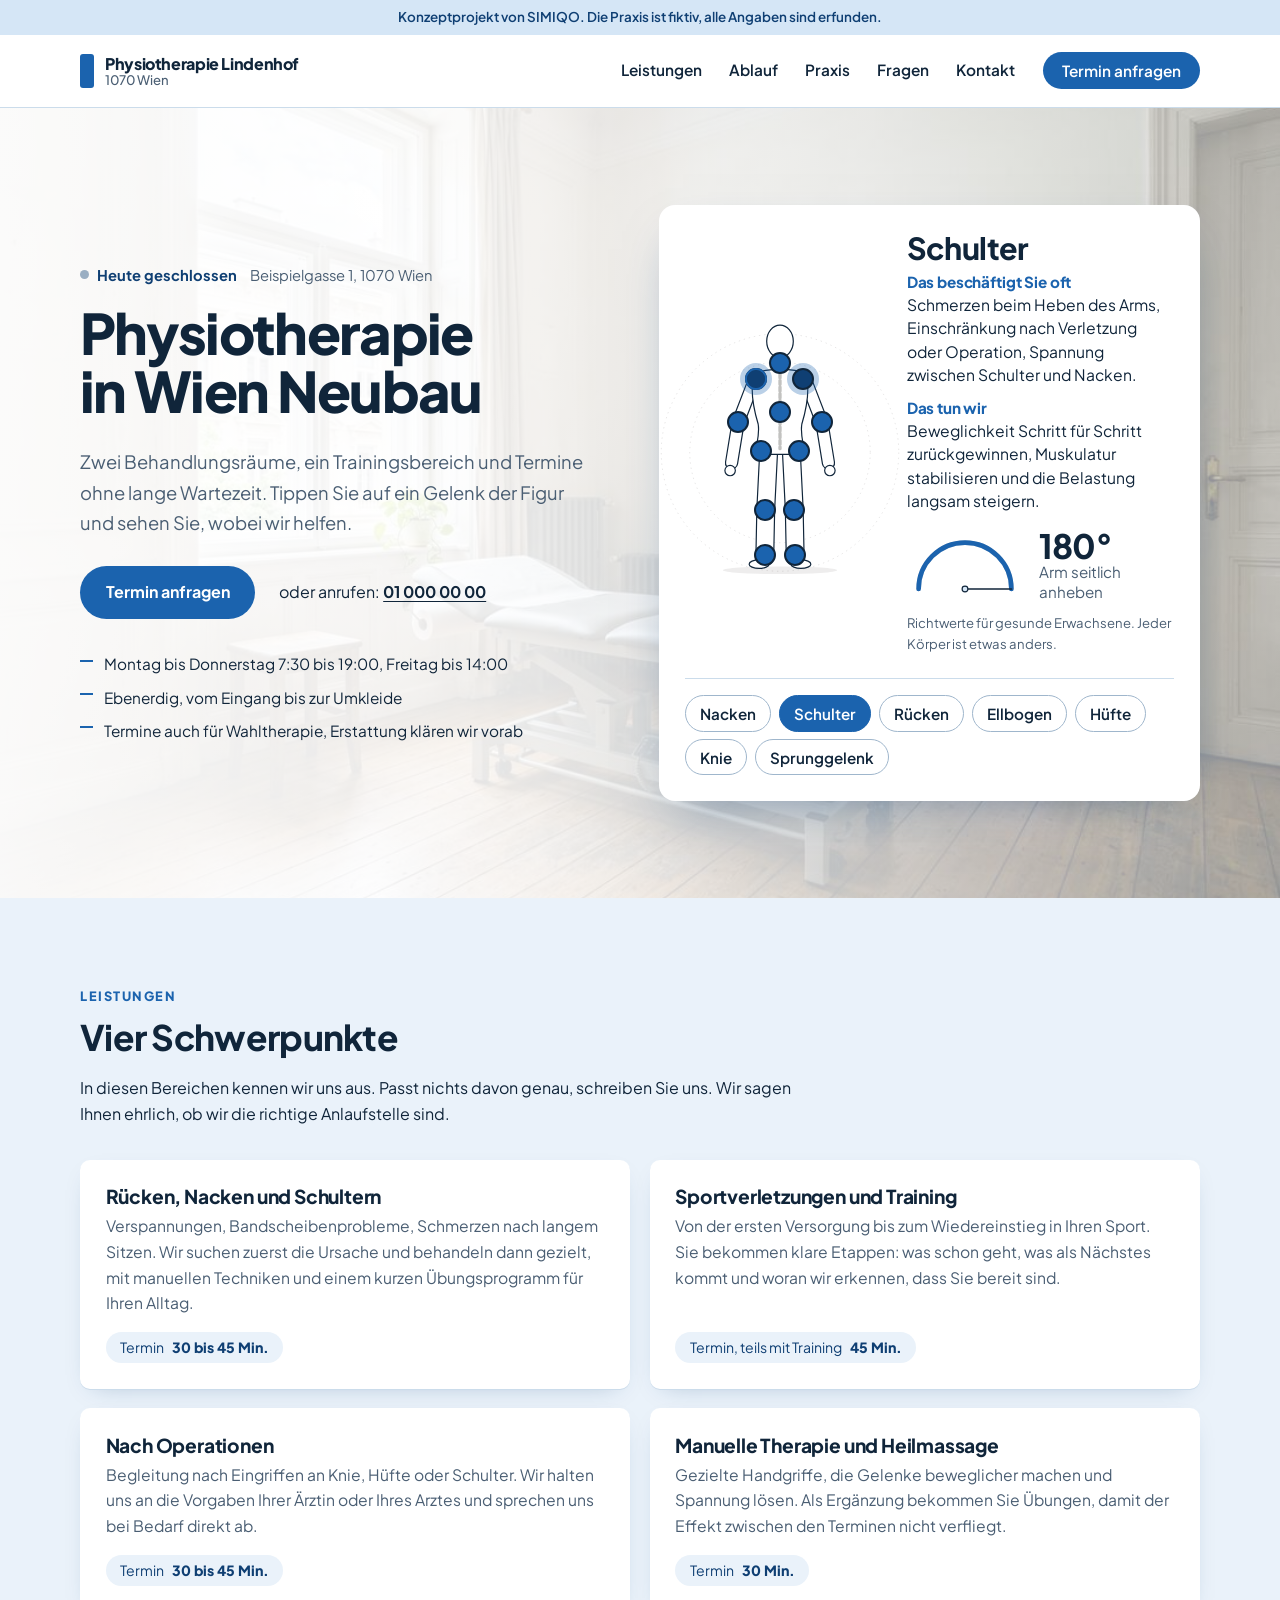
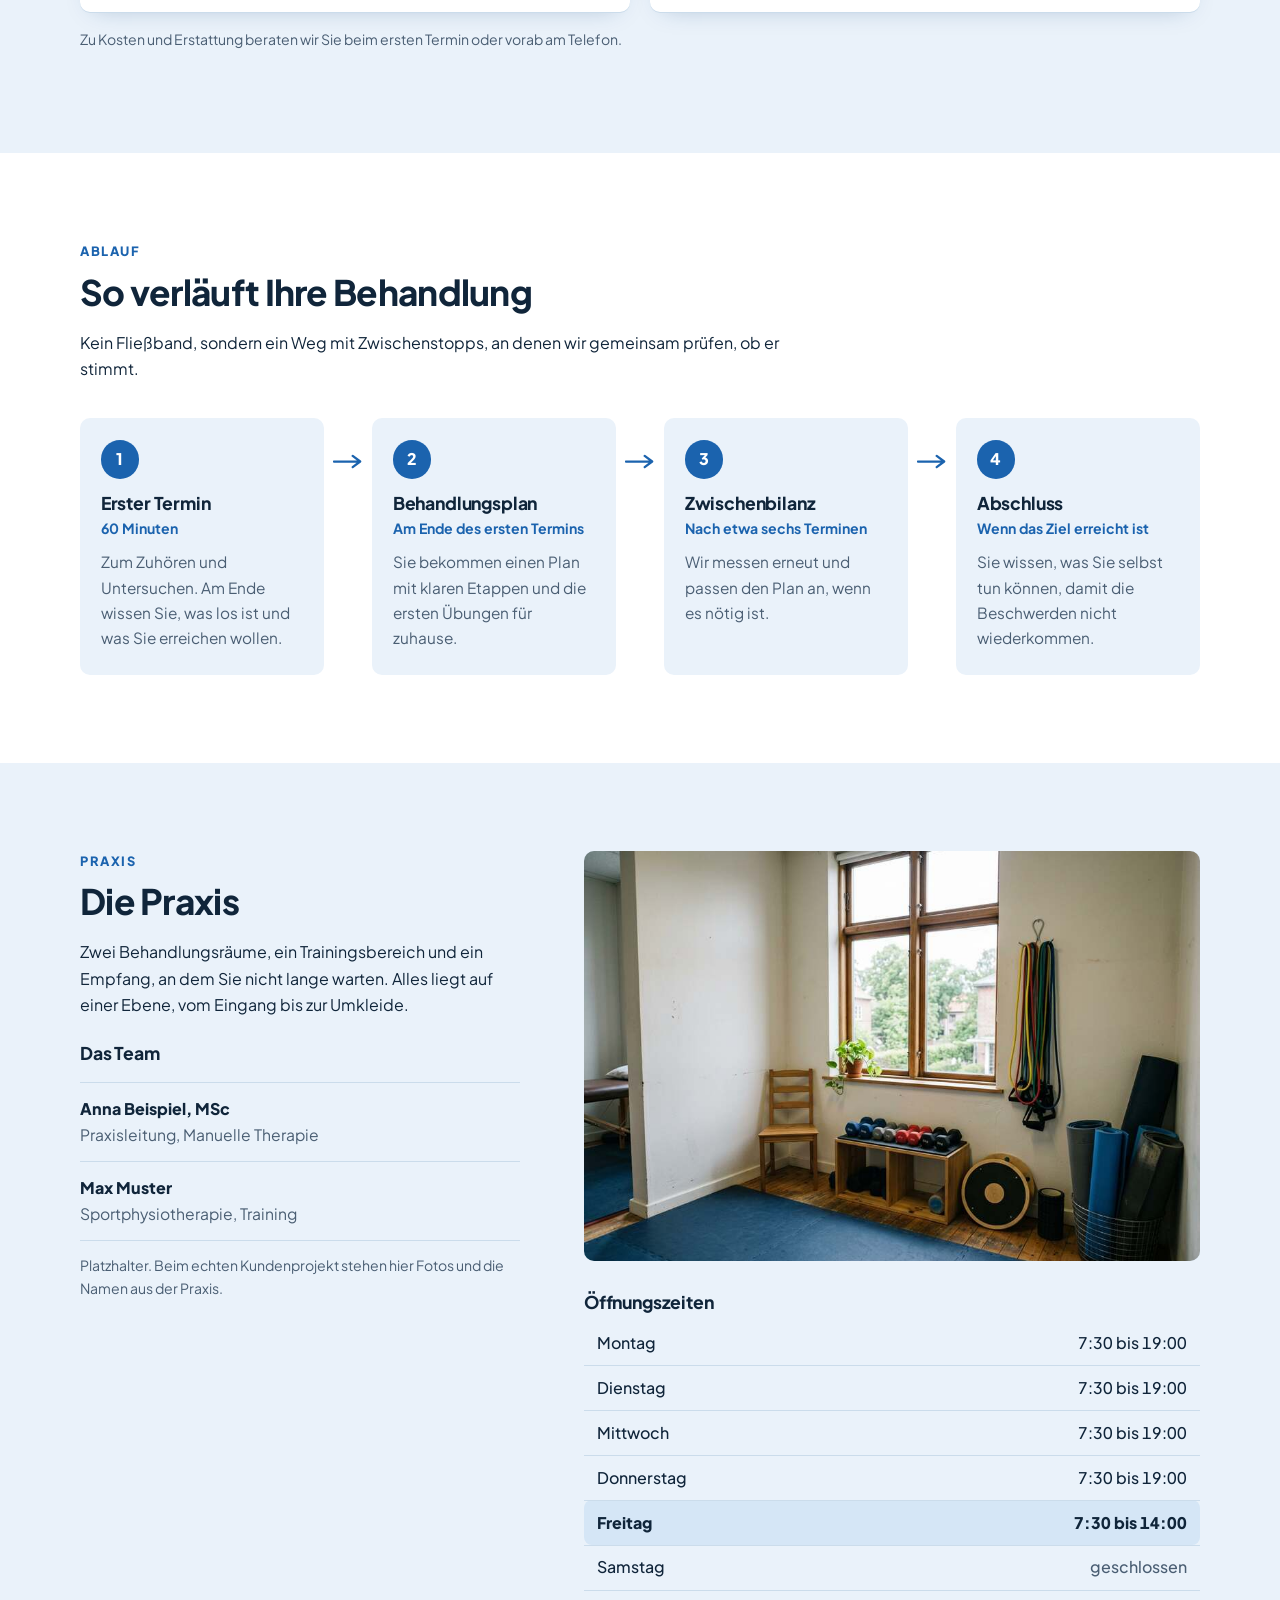
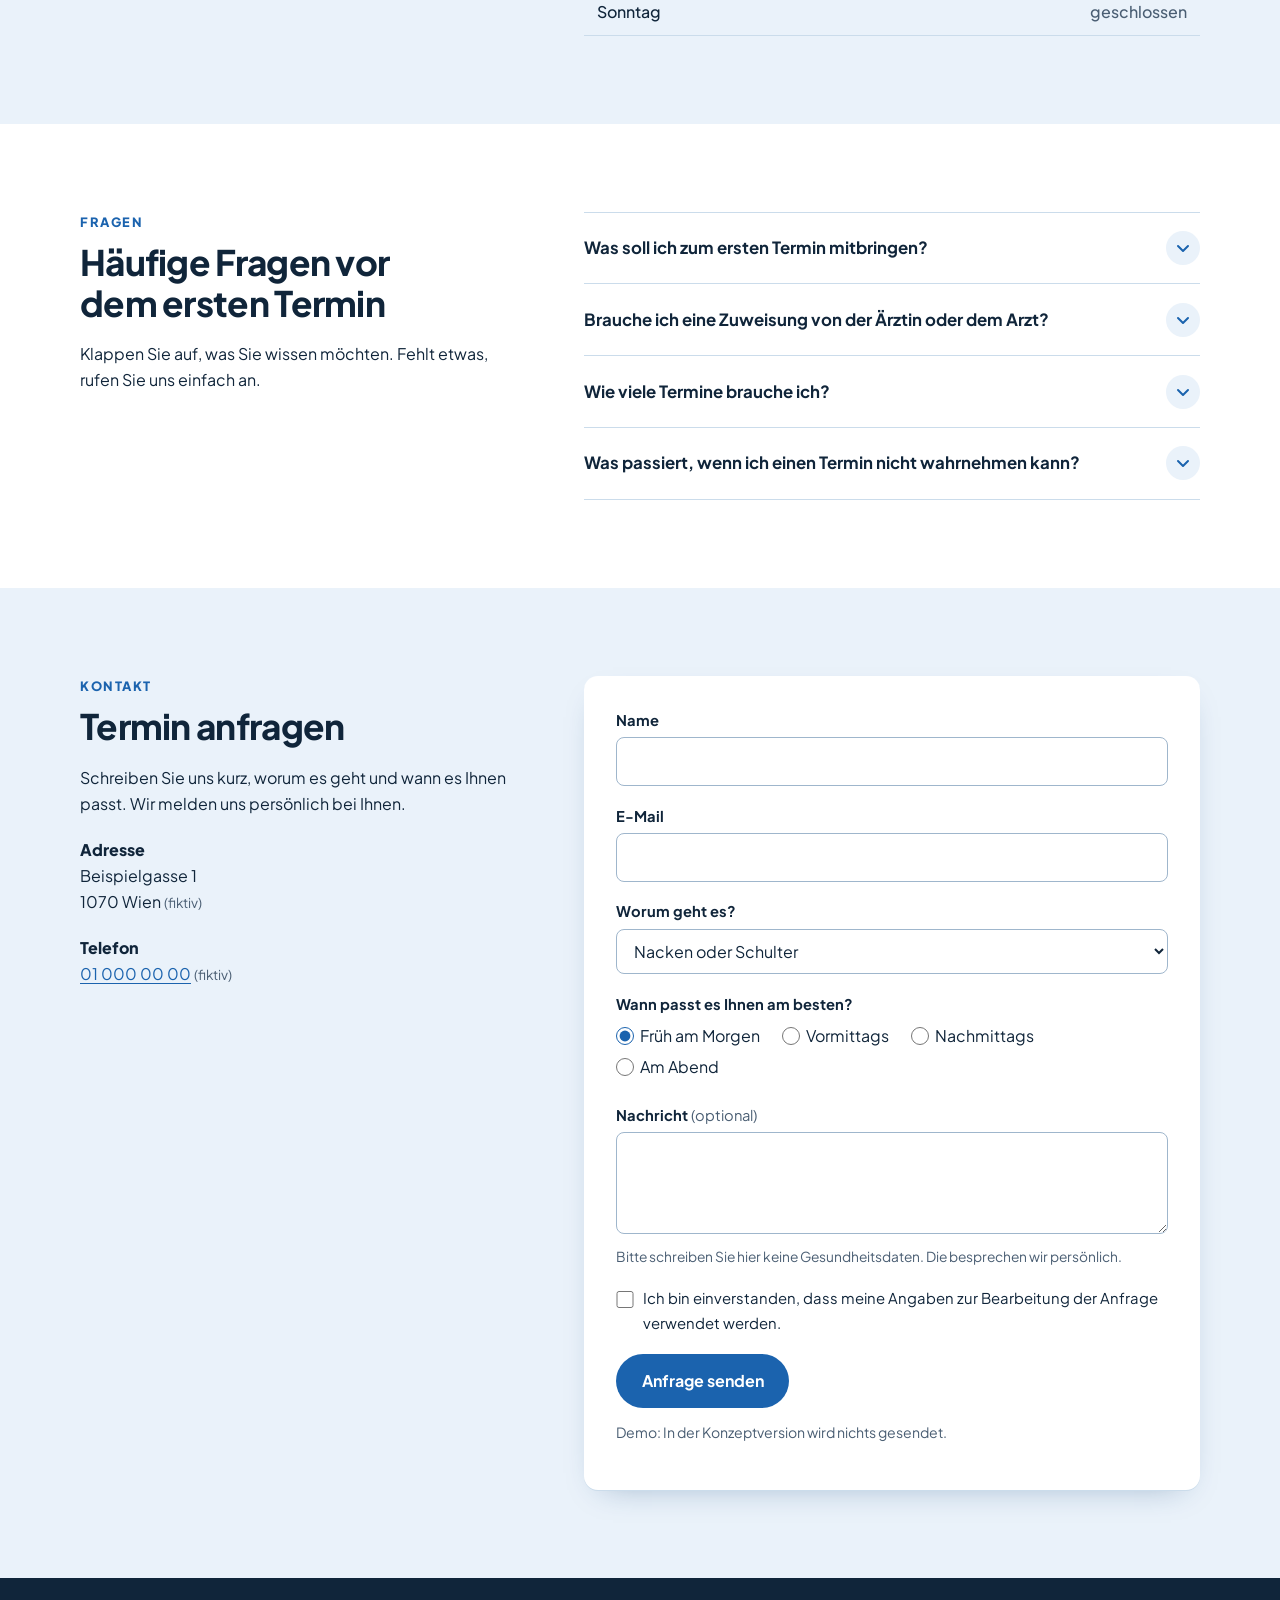
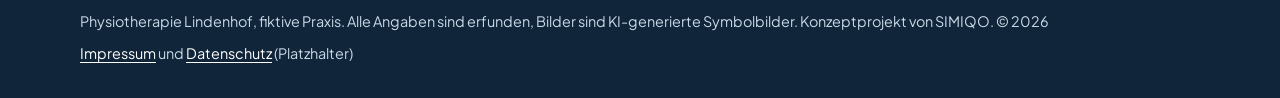
<file: physiotherapie/index.html>
<!DOCTYPE html>
<html lang="de">
<head>
  <meta charset="UTF-8">
  <meta name="viewport" content="width=device-width, initial-scale=1">
  <title>Physiotherapie Lindenhof, Wien (Konzeptprojekt)</title>
  <meta name="description" content="Konzeptprojekt von SIMIQO: Beispiel-Website für eine fiktive Physiotherapiepraxis in Wien.">
  <meta name="robots" content="noindex, nofollow">
  <style>
@font-face { font-family: "Plus Jakarta Sans"; src: url([data-uri]) format("woff2"); font-weight: 200 800; font-style: normal; font-display: swap; }
    :root {
      --brand: #1B63AE; --brand-dark: #0F3F73; --tint: #EAF2FA; --tint2: #D5E6F6;
      --ink: #10253A; --ink-soft: #4A5E73; --line: #CBDCEB; --white: #fff;
      /* Namen, die das Körperkarten-CSS benutzt */
      --petrol: var(--brand); --action: var(--brand); --linen: #fff; --sand: var(--tint2);
      --font: "Plus Jakarta Sans", system-ui, -apple-system, "Segoe UI", Roboto, Arial, sans-serif;
      --maxw: 1120px; --r: 10px;
    }
    *, *::before, *::after { box-sizing: border-box; }
    html { scroll-behavior: smooth; scroll-padding-top: 80px; }
    body { margin: 0; background: #fff; color: var(--ink); font-family: var(--font); font-size: 1rem; line-height: 1.65; -webkit-font-smoothing: antialiased; }
    img, svg { display: block; max-width: 100%; }
    a { color: var(--brand); text-underline-offset: 3px; }
    a:hover { color: var(--brand-dark); }
    h1, h2, h3 { font-weight: 750; line-height: 1.15; margin: 0 0 .5em; letter-spacing: -0.02em; text-wrap: balance; }
    h1 { font-size: clamp(2.3rem, 4.6vw, 3.5rem); line-height: 1.04; letter-spacing: -0.03em; font-weight: 800; }
    h2 { font-size: clamp(1.6rem, 2.8vw, 2.2rem); }
    h3 { font-size: 1.1rem; letter-spacing: -0.01em; }
    p { margin: 0 0 1em; max-width: 62ch; }
    :focus-visible { outline: 3px solid var(--brand); outline-offset: 2px; }
    .container { width: min(100% - 2.5rem, var(--maxw)); margin-inline: auto; }
    .skip-link { position: absolute; left: 1rem; top: -4rem; z-index: 100; background: var(--ink); color: #fff; padding: .6rem 1rem; transition: top .2s; }
    .skip-link:focus { top: 1rem; color: #fff; }

    .concept { background: var(--tint2); color: var(--brand-dark); font-size: .84rem; font-weight: 600; text-align: center; padding: .4rem 1rem; }

    .site-header { background: #fff; border-bottom: 1px solid var(--line); position: sticky; top: 0; z-index: 50; }
    .header-inner { display: flex; align-items: center; justify-content: space-between; gap: 1rem; min-height: 72px; }
    .wordmark { color: var(--ink); text-decoration: none; font-weight: 800; font-size: 1.2rem; letter-spacing: -0.02em; line-height: 1.1; display: flex; align-items: center; gap: .7rem; }
    .wordmark::before { content: ""; width: 14px; height: 34px; background: var(--brand); border-radius: 3px; flex: none; }
    .wordmark span { display: block; font-weight: 500; font-size: .82rem; color: var(--ink-soft); letter-spacing: 0; }
    .wordmark small { display: block; }
    .wordmark:hover { color: var(--ink); }
    .main-nav ul { list-style: none; margin: 0; padding: 0; display: flex; align-items: center; gap: 1.7rem; }
    .main-nav a { color: var(--ink); text-decoration: none; font-weight: 600; font-size: .96rem; padding: .4rem 0; border-bottom: 2px solid transparent; }
    .main-nav a:hover { border-bottom-color: var(--brand); }
    .main-nav a.nav-cta { background: var(--brand); color: #fff; border-radius: 999px; padding: .55rem 1.2rem; border: 0; }
    .main-nav a.nav-cta:hover { background: var(--brand-dark); }
    .nav-toggle { display: none; font: inherit; font-weight: 700; background: none; border: 2px solid var(--ink); border-radius: 999px; padding: .35rem .9rem; color: var(--ink); cursor: pointer; }

    .btn { display: inline-block; font: inherit; font-weight: 700; text-decoration: none; cursor: pointer; text-align: center; background: var(--brand); color: #fff; border: 0; border-radius: 999px; padding: .85rem 1.6rem; }
    .btn:hover { background: var(--brand-dark); color: #fff; }

    .open-status { display: inline-flex; align-items: center; gap: .5rem; font-weight: 700; color: var(--brand-dark); }
    .open-status::before { content: ""; width: 9px; height: 9px; border-radius: 50%; background: #9AAEC2; }
    .open-status.is-open::before { background: #1E9E5A; }
    .eyebrow { font-size: .92rem; color: var(--ink-soft); margin: 0 0 1rem; display: flex; flex-wrap: wrap; gap: .2rem .8rem; }

    /* Hero: helles Foto mit weißem Verlauf */
    .hero { position: relative; isolation: isolate; background: #fff; overflow: hidden; display: flex; align-items: center; min-height: calc(100svh - 110px); padding: clamp(2rem, 6svh, 4rem) 0; }
    .hero-bg { position: absolute; inset: 0; z-index: -2; }
    .hero-bg img { width: 100%; height: 100%; object-fit: cover; opacity: .9; }
    .hero::before { content: ""; position: absolute; inset: 0; z-index: -1; background: linear-gradient(90deg, rgba(255,255,255,.97) 0%, rgba(255,255,255,.88) 42%, rgba(234,242,250,.55) 100%); }
    .hero-grid { display: grid; grid-template-columns: minmax(0, 1fr) minmax(0, 1.05fr); gap: clamp(2rem, 5vw, 4rem); align-items: center; }
    .lead { font-size: 1.15rem; color: var(--ink-soft); margin-top: 1.1rem; }
    .hero-actions { display: flex; flex-wrap: wrap; align-items: center; gap: .8rem 1.5rem; margin-top: 1.7rem; }
    .hero-actions .tel { font-weight: 700; color: var(--ink); }
    .facts { list-style: none; margin: 2rem 0 0; padding: 0; display: grid; gap: .5rem; color: var(--ink); font-size: .96rem; }
    .facts li { padding-left: 1.5rem; position: relative; }
    .facts li::before { content: ""; position: absolute; left: 0; top: .55em; width: .8rem; height: 2px; background: var(--brand); }

    .section { padding: clamp(3.2rem, 7vw, 5.5rem) 0; }
    .section-linen { background: var(--tint); }
    .split { display: grid; grid-template-columns: minmax(0, 5fr) minmax(0, 7fr); gap: clamp(2rem, 5vw, 4rem); align-items: start; }
    .kicker { font-size: .8rem; font-weight: 800; letter-spacing: .12em; text-transform: uppercase; color: var(--brand); margin: 0 0 .6rem; }
    .small-note { font-size: .88rem; color: var(--ink-soft); }

    /* Leistungen als Karten */
    .svc-grid { display: grid; grid-template-columns: 1fr 1fr; gap: 1.2rem; margin-top: 2rem; }
    .svc-grid .tr { background: #fff; border-radius: var(--r); padding: 1.6rem; display: flex; flex-direction: column; gap: 1rem; box-shadow: 0 1px 0 var(--line), 0 8px 24px -14px rgba(15,63,115,.35); }
    .svc-grid .tr h3 { margin-bottom: .35rem; font-size: 1.2rem; }
    .svc-grid .tr p { margin: 0; color: var(--ink-soft); font-size: .98rem; }
    .svc-grid .dur { list-style: none; margin: auto 0 0; padding: 0; }
    .svc-grid .dur li { display: inline-flex; gap: .5rem; align-items: baseline; background: var(--tint); color: var(--brand-dark); border-radius: 999px; padding: .25rem .9rem; font-size: .88rem; }
    .svc-grid .dur .p { font-weight: 800; }

    /* Ablauf: Prozess mit Pfeilen */
    .flow { list-style: none; margin: 2.2rem 0 0; padding: 0; display: grid; grid-template-columns: repeat(4, minmax(0, 1fr)); gap: 3rem; }
    .flow li { position: relative; display: flex; flex-direction: column; background: var(--tint); border-radius: var(--r); padding: 1.4rem 1.3rem 1.5rem; }
    .flow li::after { content: ""; position: absolute; top: 2.2rem; right: -2.45rem; width: 1.9rem; height: 1rem;
      background: url("data:image/svg+xml,%3Csvg xmlns='http://www.w3.org/2000/svg' viewBox='0 0 32 16'%3E%3Cpath d='M1 8H28M21 2L29 8L21 14' fill='none' stroke='%231B63AE' stroke-width='2.4' stroke-linecap='round' stroke-linejoin='round'/%3E%3C/svg%3E") center / contain no-repeat; }
    .flow li:last-child::after { display: none; }
    .flow-num { width: 2.4rem; height: 2.4rem; display: grid; place-items: center; background: var(--brand); color: #fff; font-weight: 800; border-radius: 50%; margin-bottom: .9rem; }
    .flow h3 { margin-bottom: .2rem; }
    .flow-when { font-weight: 700; font-size: .88rem; color: var(--brand); margin: 0 0 .6rem; }
    .flow p:last-child { margin: 0; color: var(--ink-soft); font-size: .96rem; }
    @media (max-width: 1000px) {
      .flow { grid-template-columns: repeat(2, minmax(0, 1fr)); gap: 3rem; }
      .flow li:nth-child(2)::after { display: none; }
      .flow li:nth-child(odd):not(:last-child)::after { display: block; }
    }
    @media (max-width: 640px) {
      .flow { grid-template-columns: 1fr; gap: 3rem; }
      .flow li::after { display: block !important; top: calc(100% + 1.5rem); right: auto; left: 50%; transform: translate(-50%, -50%) rotate(90deg); }
      .flow li:last-child::after { display: none !important; }
    }

    /* Praxis */
    .team { margin: 1.2rem 0 0; }
    .team div { border-top: 1px solid var(--line); padding: .8rem 0; }
    .team div:last-child { border-bottom: 1px solid var(--line); }
    .team dt { font-weight: 800; }
    .team dd { margin: 0; color: var(--ink-soft); font-size: .98rem; }
    .photo { margin: 0; }
    .photo-frame { position: relative; aspect-ratio: 3 / 2; background: var(--tint2); overflow: hidden; border-radius: var(--r); }
    .photo-frame img { position: absolute; inset: 0; width: 100%; height: 100%; object-fit: cover; }
    .photo-pair { display: grid; gap: 1.4rem; }
    .hours-table { width: 100%; border-collapse: collapse; }
    .hours-table th, .hours-table td { text-align: left; padding: .55rem .8rem; border-bottom: 1px solid var(--line); font-weight: 500; }
    .hours-table td { text-align: right; font-variant-numeric: tabular-nums; }
    .hours-table tr.today th, .hours-table tr.today td { font-weight: 800; background: var(--tint2); }
    .hours-table tr.today th { border-radius: 8px 0 0 8px; } .hours-table tr.today td { border-radius: 0 8px 8px 0; }
    .hours-table .closed { color: var(--ink-soft); }
    .hours-table tr.today .closed { color: var(--ink); }

    /* Fragen */
    .acc { border-top: 1px solid var(--line); }
    .acc summary { list-style: none; display: flex; justify-content: space-between; align-items: center; gap: 1.2rem; padding: 1.15rem 0; cursor: pointer; font-weight: 700; font-size: 1.05rem; line-height: 1.3; }
    .acc summary::-webkit-details-marker { display: none; }
    .acc summary::after { content: ""; flex: none; width: 34px; height: 34px; border-radius: 50%; background: var(--tint) url("data:image/svg+xml,%3Csvg xmlns='http://www.w3.org/2000/svg' viewBox='0 0 16 16'%3E%3Cpath d='M3 6l5 5 5-5' fill='none' stroke='%231B63AE' stroke-width='2' stroke-linecap='round' stroke-linejoin='round'/%3E%3C/svg%3E") center / 16px no-repeat; transition: transform .2s; }
    .acc[open] summary::after { transform: rotate(180deg); background-color: var(--tint2); }
    .acc-body { padding: 0 0 1.3rem; }
    .acc-body p { margin: 0; color: var(--ink-soft); }
    .acc-end { border-top: 1px solid var(--line); }

    /* Kontakt */
    .contact-details dt { font-weight: 800; margin-top: 1.2rem; }
    .contact-details dd { margin: 0; }
    .fictional { font-size: .85rem; color: var(--ink-soft); }
    .form { background: #fff; border-radius: 14px; padding: clamp(1.3rem, 3vw, 2rem); box-shadow: 0 1px 0 var(--line), 0 12px 32px -18px rgba(15,63,115,.4); }
    select, input[type="text"], input[type="email"], textarea { width: 100%; font: inherit; color: var(--ink); background: #fff; border: 1.5px solid #9FB6CC; border-radius: 8px; padding: .65rem .8rem; }
    select:focus, input:focus, textarea:focus { outline: 3px solid var(--tint2); border-color: var(--brand); }
    .field label { display: block; font-weight: 700; font-size: .92rem; margin-bottom: .3rem; }
    .form .field { margin-bottom: 1.1rem; }
    .form .optional { font-weight: 400; color: var(--ink-soft); }
    .form .hint { font-size: .86rem; color: var(--ink-soft); margin: .3rem 0 0; }
    .radios { border: 0; padding: 0; margin: 0 0 1.1rem; min-width: 0; }
    .radios legend { font-weight: 700; font-size: .92rem; padding: 0; margin-bottom: .4rem; }
    .radios label { display: inline-flex; align-items: center; gap: .4rem; margin: 0 1.2rem .3rem 0; font-size: 1rem; }
    .radios input, .check input { width: 1.1rem; height: 1.1rem; accent-color: var(--brand); margin: 0; }
    .check { display: grid; grid-template-columns: auto 1fr; gap: .1rem .6rem; align-items: start; margin-bottom: 1.2rem; }
    .check input { margin-top: .3rem; }
    .check label { font-size: .93rem; margin: 0; font-weight: 400; }
    .error { color: #A32A1A; font-size: .88rem; margin: .3rem 0 0; }
    .error:empty { display: none; }
    .check .error { grid-column: 2; }
    .has-error input { border-color: #A32A1A; }
    .form-success { margin: 1rem 0 0; padding: .8rem 1rem; background: var(--tint); border-radius: 8px; border-left: 4px solid var(--brand); }

    .site-footer { background: var(--ink); color: #C9D8E6; padding: 2rem 0; font-size: .9rem; }
    .site-footer a { color: #fff; }
    .footer-inner { display: flex; flex-wrap: wrap; justify-content: space-between; gap: .5rem 2rem; }
    .site-footer p { margin: 0; max-width: none; }

    @media (min-width: 901px) and (max-height: 840px) {
      .hero { padding: 1.4rem 0; }
      .hero h1 { font-size: clamp(2.2rem, 3.8vw, 3.1rem); }
    }
    @media (max-width: 900px) {
      .hero-grid, .split { grid-template-columns: 1fr; }
      .svc-grid { grid-template-columns: 1fr; }
      .hero::before { background: linear-gradient(180deg, rgba(255,255,255,.95), rgba(255,255,255,.8)); }
    }
    @media (max-width: 860px) {
      .nav-toggle { display: inline-block; }
      .main-nav { position: absolute; left: 0; right: 0; top: 100%; background: #fff; border-bottom: 1px solid var(--line); display: none; padding: .6rem 1.25rem 1.1rem; }
      .main-nav.is-open { display: block; }
      .main-nav ul { flex-direction: column; align-items: stretch; gap: 0; }
      .main-nav a { display: block; padding: .75rem 0; border: 0; }
      .main-nav a.nav-cta { text-align: center; margin-top: .6rem; }
    }
    @media (prefers-reduced-motion: reduce) { html { scroll-behavior: auto; } }
    /* Körperkarte */
    .bodymap { background: #fff; color: var(--ink); border-radius: 16px; box-shadow: 0 20px 50px -24px rgba(15,63,115,.55); padding: clamp(1rem, 2.4vw, 1.6rem); display: grid; grid-template-columns: minmax(0, 190px) minmax(0, 1fr); gap: 1.2rem clamp(1.2rem, 3vw, 2rem); align-items: center; min-width: 0; }
    .bm-figure { position: relative; aspect-ratio: 400 / 560; width: 100%; }
    .bm-figure svg { width: 100%; height: 100%; overflow: visible; }
    .bm-ring { fill: none; stroke: rgba(37, 35, 30, .15); stroke-width: 1.5; stroke-dasharray: 3 8; }
    .bm-shadow { fill: rgba(37, 35, 30, .08); }
    .limb-outline, .limb-fill { fill: none; stroke-linecap: round; stroke-linejoin: round; }
    .limb-outline { stroke: var(--ink); }
    .limb-fill { stroke: #fff; }
    .limb-arm.limb-outline { stroke-width: 28px; }
    .limb-arm.limb-fill { stroke-width: 23px; }
    .limb-leg.limb-outline { stroke-width: 40px; }
    .limb-leg.limb-fill { stroke-width: 35px; }
    .body-part { fill: #fff; stroke: var(--ink); stroke-width: 2.5; }
    .bm-spine { fill: none; stroke: rgba(37, 35, 30, .28); stroke-width: 7; stroke-linecap: round; stroke-dasharray: 9 5; }

    .hotspot { position: absolute; transform: translate(-50%, -50%); width: 22px; height: 22px; padding: 0; border-radius: 50%; background: var(--petrol); border: 2.5px solid var(--ink); cursor: pointer; transition: transform .15s, background-color .15s, box-shadow .15s; }
    .hotspot::before { content: ""; position: absolute; inset: -9px; border-radius: 50%; }
    .hotspot:hover { transform: translate(-50%, -50%) scale(1.18); }
    .hotspot.is-active { background: var(--brand-dark); box-shadow: 0 0 0 5px rgba(27, 99, 174, .3); }
    .hotspot.hint::after { content: ""; position: absolute; inset: -2px; border-radius: 50%; border: 2px solid var(--petrol); animation: hint-pulse 1.8s ease-out infinite; }
    @keyframes hint-pulse { 0% { transform: scale(1); opacity: .8; } 100% { transform: scale(2.4); opacity: 0; } }

    .bm-info { min-width: 0; }
    .bm-title { font-size: clamp(1.5rem, 2.6vw, 1.9rem); margin-bottom: .5rem; }
    .bm-block { margin-bottom: .8rem; }
    .bm-block h3 { font-size: .95rem; margin: 0 0 .1rem; color: var(--petrol); }
    .bm-block p { margin: 0; font-size: .98rem; line-height: 1.5; }
    .gauge { display: flex; align-items: center; gap: 1rem; margin-top: 1rem; }
    .gauge svg { width: 116px; height: auto; flex: none; overflow: visible; }
    .gauge-track, .gauge-arc { fill: none; stroke-width: 8; stroke-linecap: round; }
    .gauge-track { stroke: rgba(37, 35, 30, .15); }
    .gauge-arc { stroke: var(--petrol); stroke-dasharray: 251.33; stroke-dashoffset: 251.33; transition: stroke-dashoffset .7s cubic-bezier(.3, .8, .3, 1); }
    .gauge-arm { stroke: var(--ink); stroke-width: 3; stroke-linecap: round; transform-origin: 100px 100px; transition: transform .7s cubic-bezier(.3, .8, .3, 1); }
    .gauge-pivot { fill: var(--sand); stroke: var(--ink); stroke-width: 2; }
    .gauge-text { margin: 0; line-height: 1.25; }
    .gauge-text strong { display: block; font-size: 2.1rem; font-weight: 750; letter-spacing: -0.03em; line-height: 1; }
    .gauge-text span { font-size: .95rem; color: var(--ink-soft); }
    .gauge-note { margin: .6rem 0 0; font-size: .82rem; color: var(--ink-soft); }
    .bm-regions { grid-column: 1 / -1; list-style: none; margin: .2rem 0 0; padding: 1rem 0 0; border-top: 1px solid var(--line); display: flex; flex-wrap: wrap; gap: .45rem; }
    .region-btn { font: inherit; font-size: .95rem; font-weight: 600; color: var(--ink); background: transparent; border: 1.5px solid #9FB6CC; border-radius: 999px; padding: .3rem .9rem; cursor: pointer; }
    .region-btn:hover { background: var(--tint); }
    .region-btn[aria-pressed="true"] { background: var(--brand); border-color: var(--brand); color: #fff; }


    @media (min-width: 901px) and (max-height: 840px) {
      .bodymap { grid-template-columns: minmax(0, 150px) minmax(0, 1fr); padding: 1rem 1.2rem; gap: .8rem 1.4rem; }
      .bm-title { font-size: 1.4rem; margin-bottom: .3rem; }
      .bm-block { margin-bottom: .5rem; }
      .bm-block p { font-size: .92rem; line-height: 1.45; }
      .gauge { margin-top: .6rem; }
      .gauge svg { width: 96px; }
      .gauge-text strong { font-size: 1.8rem; }
      .gauge-note { margin-top: .3rem; }
      .bm-regions { padding-top: .7rem; }
    }
    @media (max-width: 900px) {
      .bodymap { grid-template-columns: 1fr; }
      .bm-figure { max-width: 200px; margin-inline: auto; }
    }
  </style>
</head>
<body>

  <a class="skip-link" href="#inhalt">Zum Inhalt springen</a>

  <div class="concept" role="note">Konzeptprojekt von SIMIQO. Die Praxis ist fiktiv, alle Angaben sind erfunden.</div>

  <header class="site-header" id="top">
    <div class="container header-inner">
      <a class="wordmark" href="#top"><small>Physiotherapie Lindenhof<span>1070 Wien</span></small></a>
      <button class="nav-toggle" id="navToggle" aria-expanded="false" aria-controls="mainNav">Menü</button>
      <nav class="main-nav" id="mainNav" aria-label="Hauptnavigation">
        <ul>
          <li><a href="#leistungen">Leistungen</a></li>
          <li><a href="#ablauf">Ablauf</a></li>
          <li><a href="#praxis">Praxis</a></li>
          <li><a href="#fragen">Fragen</a></li>
          <li><a href="#kontakt">Kontakt</a></li>
          <li><a class="nav-cta" href="#kontakt">Termin anfragen</a></li>
        </ul>
      </nav>
    </div>
  </header>

  <main id="inhalt">

    <section class="hero">
      <div class="hero-bg" aria-hidden="true"><img src="[data-uri]" alt=""></div>
      <div class="container hero-grid">
        <div>
          <p class="eyebrow"><span class="open-status" id="openStatus">Termine nach Vereinbarung</span><span>Beispielgasse 1, 1070 Wien</span></p>
          <h1>Physiotherapie in Wien Neubau</h1>
          <p class="lead">Zwei Behandlungsräume, ein Trainingsbereich und Termine ohne lange Wartezeit. Tippen Sie auf ein Gelenk der Figur und sehen Sie, wobei wir helfen.</p>
          <div class="hero-actions">
            <a class="btn" href="#kontakt">Termin anfragen</a>
            <span>oder anrufen: <a class="tel" href="tel:+4310000000">01 000 00 00</a></span>
          </div>
          <ul class="facts">
            <li>Montag bis Donnerstag 7:30 bis 19:00, Freitag bis 14:00</li>
            <li>Ebenerdig, vom Eingang bis zur Umkleide</li>
            <li>Termine auch für Wahltherapie, Erstattung klären wir vorab</li>
          </ul>
        </div>

        <div class="bodymap" id="bodymap">
          <div class="bm-figure" id="bmFigure">
            <svg viewBox="0 0 400 560" role="img" aria-label="Schematische Figur mit markierten Gelenken" focusable="false">
              <defs>
                <path id="armL" d="M146 148 L112 236 L98 322" fill="none"/>
                <path id="armR" d="M254 148 L288 236 L302 322" fill="none"/>
                <path id="legL" d="M176 300 L170 420 L168 520" fill="none"/>
                <path id="legR" d="M224 300 L230 420 L232 520" fill="none"/>
              </defs>
              <circle cx="200" cy="300" r="250" class="bm-ring"/>
              <circle cx="200" cy="300" r="190" class="bm-ring"/>
              <ellipse cx="200" cy="548" rx="120" ry="8" class="bm-shadow"/>
              <use href="#armL" class="limb-outline limb-arm"/><use href="#armL" class="limb-fill limb-arm"/>
              <use href="#armR" class="limb-outline limb-arm"/><use href="#armR" class="limb-fill limb-arm"/>
              <use href="#legL" class="limb-outline limb-leg"/><use href="#legL" class="limb-fill limb-leg"/>
              <use href="#legR" class="limb-outline limb-leg"/><use href="#legR" class="limb-fill limb-leg"/>
              <circle cx="95" cy="338" r="11" class="body-part"/>
              <circle cx="305" cy="338" r="11" class="body-part"/>
              <ellipse cx="156" cy="535" rx="21" ry="9" class="body-part"/>
              <ellipse cx="244" cy="535" rx="21" ry="9" class="body-part"/>
              <rect x="188" y="94" width="24" height="34" rx="9" class="body-part"/>
              <path class="body-part" d="M146 134 C170 122 230 122 254 134 C262 160 258 200 246 240 C242 262 250 282 252 304 L148 304 C150 282 158 262 154 240 C142 200 138 160 146 134 Z"/>
              <ellipse cx="200" cy="66" rx="28" ry="34" class="body-part"/>
              <path d="M200 134 V292" class="bm-spine"/>
            </svg>
          </div>

          <div class="bm-info" aria-live="polite">
            <h2 class="bm-title" id="bmTitle">Schulter</h2>
            <div class="bm-block">
              <h3>Das beschäftigt Sie oft</h3>
              <p id="bmProblems"></p>
            </div>
            <div class="bm-block">
              <h3>Das tun wir</h3>
              <p id="bmTherapy"></p>
            </div>
            <div class="gauge">
              <svg viewBox="0 0 200 118" aria-hidden="true" focusable="false">
                <path d="M20 100 A80 80 0 0 1 180 100" class="gauge-track"/>
                <path d="M20 100 A80 80 0 0 1 180 100" class="gauge-arc" id="bmGaugeArc"/>
                <line x1="100" y1="100" x2="20" y2="100" class="gauge-arm" id="bmGaugeArm"/>
                <circle cx="100" cy="100" r="5" class="gauge-pivot"/>
              </svg>
              <p class="gauge-text">
                <strong id="bmGaugeValue">180°</strong>
                <span id="bmGaugeLabel">Arm seitlich anheben</span>
              </p>
            </div>
            <p class="gauge-note">Richtwerte für gesunde Erwachsene. Jeder Körper ist etwas anders.</p>
          </div>

          <ul class="bm-regions" id="bmChips" aria-label="Körperregion wählen"></ul>
        </div>
      </div>
    </section>

    <section class="section section-linen" id="leistungen">
      <div class="container">
        <p class="kicker">Leistungen</p>
        <h2>Vier Schwerpunkte</h2>
        <p>In diesen Bereichen kennen wir uns aus. Passt nichts davon genau, schreiben Sie uns. Wir sagen Ihnen ehrlich, ob wir die richtige Anlaufstelle sind.</p>

        <div class="svc-grid">
          <article class="tr">
            <div>
              <h3>Rücken, Nacken und Schultern</h3>
              <p>Verspannungen, Bandscheibenprobleme, Schmerzen nach langem Sitzen. Wir suchen zuerst die Ursache und behandeln dann gezielt, mit manuellen Techniken und einem kurzen Übungsprogramm für Ihren Alltag.</p>
            </div>
            <ul class="dur"><li><span class="d">Termin</span><span class="p">30 bis 45 Min.</span></li></ul>
          </article>
          <article class="tr">
            <div>
              <h3>Sportverletzungen und Training</h3>
              <p>Von der ersten Versorgung bis zum Wiedereinstieg in Ihren Sport. Sie bekommen klare Etappen: was schon geht, was als Nächstes kommt und woran wir erkennen, dass Sie bereit sind.</p>
            </div>
            <ul class="dur"><li><span class="d">Termin, teils mit Training</span><span class="p">45 Min.</span></li></ul>
          </article>
          <article class="tr">
            <div>
              <h3>Nach Operationen</h3>
              <p>Begleitung nach Eingriffen an Knie, Hüfte oder Schulter. Wir halten uns an die Vorgaben Ihrer Ärztin oder Ihres Arztes und sprechen uns bei Bedarf direkt ab.</p>
            </div>
            <ul class="dur"><li><span class="d">Termin</span><span class="p">30 bis 45 Min.</span></li></ul>
          </article>
          <article class="tr">
            <div>
              <h3>Manuelle Therapie und Heilmassage</h3>
              <p>Gezielte Handgriffe, die Gelenke beweglicher machen und Spannung lösen. Als Ergänzung bekommen Sie Übungen, damit der Effekt zwischen den Terminen nicht verfliegt.</p>
            </div>
            <ul class="dur"><li><span class="d">Termin</span><span class="p">30 Min.</span></li></ul>
          </article>
        </div>
        <p class="small-note" style="margin-top:1rem">Zu Kosten und Erstattung beraten wir Sie beim ersten Termin oder vorab am Telefon.</p>
      </div>
    </section>

    <section class="section" id="ablauf">
      <div class="container">
        <p class="kicker">Ablauf</p>
        <h2>So verläuft Ihre Behandlung</h2>
        <p>Kein Fließband, sondern ein Weg mit Zwischenstopps, an denen wir gemeinsam prüfen, ob er stimmt.</p>
        <ol class="flow">
          <li>
            <span class="flow-num" aria-hidden="true">1</span>
            <h3>Erster Termin</h3>
            <p class="flow-when">60 Minuten</p>
            <p>Zum Zuhören und Untersuchen. Am Ende wissen Sie, was los ist und was Sie erreichen wollen.</p>
          </li>
          <li>
            <span class="flow-num" aria-hidden="true">2</span>
            <h3>Behandlungsplan</h3>
            <p class="flow-when">Am Ende des ersten Termins</p>
            <p>Sie bekommen einen Plan mit klaren Etappen und die ersten Übungen für zuhause.</p>
          </li>
          <li>
            <span class="flow-num" aria-hidden="true">3</span>
            <h3>Zwischenbilanz</h3>
            <p class="flow-when">Nach etwa sechs Terminen</p>
            <p>Wir messen erneut und passen den Plan an, wenn es nötig ist.</p>
          </li>
          <li>
            <span class="flow-num" aria-hidden="true">4</span>
            <h3>Abschluss</h3>
            <p class="flow-when">Wenn das Ziel erreicht ist</p>
            <p>Sie wissen, was Sie selbst tun können, damit die Beschwerden nicht wiederkommen.</p>
          </li>
        </ol>
      </div>
    </section>

    <section class="section section-linen" id="praxis">
      <div class="container split">
        <div>
          <p class="kicker">Praxis</p>
          <h2>Die Praxis</h2>
          <p>Zwei Behandlungsräume, ein Trainingsbereich und ein Empfang, an dem Sie nicht lange warten. Alles liegt auf einer Ebene, vom Eingang bis zur Umkleide.</p>
          <h3 style="margin-top:1.5rem">Das Team</h3>
          <dl class="team">
            <div><dt>Anna Beispiel, MSc</dt><dd>Praxisleitung, Manuelle Therapie</dd></div>
            <div><dt>Max Muster</dt><dd>Sportphysiotherapie, Training</dd></div>
          </dl>
          <p class="small-note" style="margin-top:.8rem">Platzhalter. Beim echten Kundenprojekt stehen hier Fotos und die Namen aus der Praxis.</p>

        </div>

        <div class="photo-pair">
          <figure class="photo">
            <div class="photo-frame">
              <img src="[data-uri]" alt="Trainingsbereich mit Matten und Übungsbändern">
            </div>
          </figure>
          <div>
          <h3 style="margin-top:.5rem">Öffnungszeiten</h3>
          <table class="hours-table" id="hours">
            <tbody>
              <tr data-day="1"><th scope="row">Montag</th><td>7:30 bis 19:00</td></tr>
              <tr data-day="2"><th scope="row">Dienstag</th><td>7:30 bis 19:00</td></tr>
              <tr data-day="3"><th scope="row">Mittwoch</th><td>7:30 bis 19:00</td></tr>
              <tr data-day="4"><th scope="row">Donnerstag</th><td>7:30 bis 19:00</td></tr>
              <tr data-day="5"><th scope="row">Freitag</th><td>7:30 bis 14:00</td></tr>
              <tr data-day="6"><th scope="row">Samstag</th><td class="closed">geschlossen</td></tr>
              <tr data-day="0"><th scope="row">Sonntag</th><td class="closed">geschlossen</td></tr>
            </tbody>
          </table>
          </div>
        </div>
      </div>
    </section>

    <section class="section" id="fragen">
      <div class="container split">
        <div>
          <p class="kicker">Fragen</p>
          <h2>Häufige Fragen vor dem ersten Termin</h2>
          <p>Klappen Sie auf, was Sie wissen möchten. Fehlt etwas, rufen Sie uns einfach an.</p>
        </div>
        <div class="acc-list">
          <details class="acc" name="frage">
            <summary>Was soll ich zum ersten Termin mitbringen?</summary>
            <div class="acc-body"><p>Bequeme Kleidung, in der Sie sich gut bewegen können, und alles, was es schon gibt: Befunde, Bilder oder die ärztliche Zuweisung. Wenn Sie nichts davon haben, kommen Sie trotzdem.</p></div>
          </details>
          <details class="acc" name="frage">
            <summary>Brauche ich eine Zuweisung von der Ärztin oder dem Arzt?</summary>
            <div class="acc-body"><p>Das hängt von Ihrer Versicherung ab. Rufen Sie uns an oder schreiben Sie uns kurz, dann klären wir es vorab mit Ihnen.</p></div>
          </details>
          <details class="acc" name="frage">
            <summary>Wie viele Termine brauche ich?</summary>
            <div class="acc-body"><p>Das sagen wir Ihnen nach dem ersten Termin. Bei akuten Beschwerden reichen oft wenige Besuche, bei älteren Problemen planen wir mehr Zeit ein und prüfen den Fortschritt zwischendurch.</p></div>
          </details>
          <details class="acc" name="frage">
            <summary>Was passiert, wenn ich einen Termin nicht wahrnehmen kann?</summary>
            <div class="acc-body"><p>Geben Sie uns bitte mindestens 24 Stunden vorher Bescheid, dann verschieben wir ihn kostenlos.</p></div>
          </details>
          <div class="acc-end"></div>
        </div>
      </div>
    </section>

    <section class="section section-linen" id="kontakt">
      <div class="container split">
        <div>
          <p class="kicker">Kontakt</p>
          <h2>Termin anfragen</h2>
          <p>Schreiben Sie uns kurz, worum es geht und wann es Ihnen passt. Wir melden uns persönlich bei Ihnen.</p>
          <dl class="contact-details">
            <dt>Adresse</dt>
            <dd>Beispielgasse 1<br>1070 Wien <span class="fictional">(fiktiv)</span></dd>
            <dt>Telefon</dt>
            <dd><a href="tel:+4310000000">01 000 00 00</a> <span class="fictional">(fiktiv)</span></dd>
          </dl>
        </div>

        <form class="form" id="contactForm" novalidate>
          <div class="field">
            <label for="name">Name</label>
            <input type="text" id="name" autocomplete="name" required>
            <p class="error" id="nameError" role="alert"></p>
          </div>
          <div class="field">
            <label for="email">E-Mail</label>
            <input type="email" id="email" autocomplete="email" required>
            <p class="error" id="emailError" role="alert"></p>
          </div>
          <div class="field">
            <label for="anliegen">Worum geht es?</label>
            <select id="anliegen">
              <option>Nacken oder Schulter</option>
              <option>Rücken</option>
              <option>Ellbogen</option>
              <option>Hüfte</option>
              <option>Knie</option>
              <option>Sprunggelenk</option>
              <option>Nach einer Operation</option>
              <option>Etwas anderes</option>
            </select>
          </div>
          <fieldset class="radios">
            <legend>Wann passt es Ihnen am besten?</legend>
            <label><input type="radio" name="zeit" value="frueh" checked>Früh am Morgen</label>
            <label><input type="radio" name="zeit" value="vormittag">Vormittags</label>
            <label><input type="radio" name="zeit" value="nachmittag">Nachmittags</label>
            <label><input type="radio" name="zeit" value="abend">Am Abend</label>
          </fieldset>
          <div class="field">
            <label for="message">Nachricht <span class="optional">(optional)</span></label>
            <textarea id="message" rows="3"></textarea>
            <p class="hint">Bitte schreiben Sie hier keine Gesundheitsdaten. Die besprechen wir persönlich.</p>
          </div>
          <div class="check">
            <input type="checkbox" id="privacy" required>
            <label for="privacy">Ich bin einverstanden, dass meine Angaben zur Bearbeitung der Anfrage verwendet werden.</label>
            <p class="error" id="privacyError" role="alert"></p>
          </div>
          <button type="submit" class="btn">Anfrage senden</button>
          <p class="small-note" style="margin-top:.8rem">Demo: In der Konzeptversion wird nichts gesendet.</p>
          <p class="form-success" id="formSuccess" role="status" hidden></p>
        </form>
      </div>
    </section>
  </main>

  <footer class="site-footer">
    <div class="container footer-inner">
      <p>Physiotherapie Lindenhof, fiktive Praxis. Alle Angaben sind erfunden, Bilder sind KI-generierte Symbolbilder. Konzeptprojekt von SIMIQO. © <span id="year">2026</span></p>
      <p><a href="#">Impressum</a> und <a href="#">Datenschutz</a> (Platzhalter)</p>
    </div>
  </footer>

  <script>
  document.addEventListener("DOMContentLoaded", () => {
    const el = id => document.getElementById(id);
    el("year").textContent = new Date().getFullYear();

    // Menü am Handy
    const toggle = el("navToggle"), nav = el("mainNav");
    const setMenu = open => { nav.classList.toggle("is-open", open); toggle.setAttribute("aria-expanded", String(open)); };
    toggle.addEventListener("click", () => setMenu(!nav.classList.contains("is-open")));
    nav.querySelectorAll("a").forEach(a => a.addEventListener("click", () => setMenu(false)));
    document.addEventListener("keydown", e => { if (e.key === "Escape" && nav.classList.contains("is-open")) { setMenu(false); toggle.focus(); } });

    // Körperkarte: Richtwerte für den Bewegungsumfang gesunder Erwachsener (Grad)
    const REGIONS = {
      nacken: { name: "Nacken", problems: "Verspannungen, Kopfschmerzen, die vom Nacken ausgehen, ein steifer Hals nach langen Bildschirmtagen.", therapy: "Manuelle Techniken, sanfte Mobilisation und ein kurzes Übungsprogramm für Ihren Arbeitsplatz.", degrees: 80, movement: "Kopf zur Seite drehen" },
      schulter: { name: "Schulter", problems: "Schmerzen beim Heben des Arms, Einschränkung nach Verletzung oder Operation, Spannung zwischen Schulter und Nacken.", therapy: "Beweglichkeit Schritt für Schritt zurückgewinnen, Muskulatur stabilisieren und die Belastung langsam steigern.", degrees: 180, movement: "Arm seitlich anheben" },
      ruecken: { name: "Rücken", problems: "Kreuzschmerzen, Hexenschuss, Beschwerden nach langem Sitzen oder schwerem Heben.", therapy: "Beweglichkeit und Kraft prüfen, manuell behandeln und den Rumpf mit passenden Übungen stabilisieren.", degrees: 60, movement: "Oberkörper nach vorn beugen" },
      ellbogen: { name: "Ellbogen", problems: "Tennis- oder Golferellbogen, Schmerzen beim Greifen, Tragen und Händeschütteln.", therapy: "Belastung anpassen, die Sehnen gezielt aufbauen und gemeinsam klären, was im Alltag mitspielt.", degrees: 145, movement: "Ellbogen beugen" },
      huefte: { name: "Hüfte", problems: "Steifigkeit, Schmerzen beim Gehen oder Treppensteigen, Begleitung nach einer Hüftoperation.", therapy: "Das Gelenk mobilisieren, das Gehen schulen und Gesäß und Oberschenkel kräftigen.", degrees: 120, movement: "Knie zur Brust heben" },
      knie: { name: "Knie", problems: "Schmerzen nach dem Sport, Beschwerden an der Kniescheibe, Reha nach Bandverletzung oder Operation.", therapy: "Kraft in klaren Etappen aufbauen, die Koordination verbessern und sicher in den Sport zurückkehren.", degrees: 135, movement: "Knie beugen" },
      sprunggelenk: { name: "Sprunggelenk", problems: "Umgeknickt, Schwellung, Unsicherheit beim Gehen auf unebenem Boden.", therapy: "Abschwellen, Beweglichkeit aufbauen und Gleichgewicht sowie Stabilität gezielt trainieren.", degrees: 20, movement: "Fußspitze zum Schienbein ziehen" }
    };
    // Positionen der Gelenkpunkte im Koordinatensystem der Figur (400 x 560)
    const SPOTS = [
      { region: "nacken", x: 200, y: 112 },
      { region: "schulter", x: 150, y: 146, hint: true }, { region: "schulter", x: 250, y: 146 },
      { region: "ruecken", x: 200, y: 214 },
      { region: "ellbogen", x: 112, y: 236 }, { region: "ellbogen", x: 288, y: 236 },
      { region: "huefte", x: 160, y: 296 }, { region: "huefte", x: 240, y: 296 },
      { region: "knie", x: 170, y: 420 }, { region: "knie", x: 230, y: 420 },
      { region: "sprunggelenk", x: 168, y: 516 }, { region: "sprunggelenk", x: 232, y: 516 }
    ];
    const figure = el("bmFigure"), list = el("bmChips");
    const arcEl = el("bmGaugeArc"), armEl = el("bmGaugeArm");
    const ARC = 251.33;
    const hotspots = [], buttons = {};
    let hintSpot = null;

    function select(key, byUser) {
      const r = REGIONS[key]; if (!r) return;
      el("bmTitle").textContent = r.name;
      el("bmProblems").textContent = r.problems;
      el("bmTherapy").textContent = r.therapy;
      el("bmGaugeValue").textContent = r.degrees + "°";
      el("bmGaugeLabel").textContent = r.movement;
      arcEl.style.strokeDashoffset = String(ARC * (1 - r.degrees / 180));
      armEl.style.transform = "rotate(" + r.degrees + "deg)";
      Object.keys(buttons).forEach(k => buttons[k].setAttribute("aria-pressed", String(k === key)));
      hotspots.forEach(h => h.el.classList.toggle("is-active", h.region === key));
      if (byUser && hintSpot) { hintSpot.classList.remove("hint"); hintSpot = null; }
    }

    Object.keys(REGIONS).forEach(key => {
      const li = document.createElement("li"), b = document.createElement("button");
      b.type = "button"; b.className = "region-btn"; b.textContent = REGIONS[key].name; b.setAttribute("aria-pressed", "false");
      b.addEventListener("click", () => select(key, true));
      li.appendChild(b); list.appendChild(li); buttons[key] = b;
    });
    SPOTS.forEach(s => {
      const b = document.createElement("button");
      b.type = "button"; b.className = "hotspot"; b.tabIndex = -1; b.setAttribute("aria-hidden", "true");
      b.style.left = (s.x / 400 * 100) + "%"; b.style.top = (s.y / 560 * 100) + "%";
      if (s.hint) { b.classList.add("hint"); hintSpot = b; }
      b.addEventListener("click", () => select(s.region, true));
      figure.appendChild(b); hotspots.push({ region: s.region, el: b });
    });
    select("schulter", false);
    // Messgerät fährt kurz nach dem Laden ein
    arcEl.style.strokeDashoffset = String(ARC); armEl.style.transform = "rotate(0deg)";
    setTimeout(() => select("schulter", false), 250);

    // Höhe der Karte festhalten, damit die Seite beim Wechsel der Körperregion nicht springt
    const infoEl = document.querySelector(".bm-info");
    function lockHeight() {
      infoEl.style.minHeight = "";
      const keep = { t: el("bmTitle").textContent, p: el("bmProblems").textContent, th: el("bmTherapy").textContent, l: el("bmGaugeLabel").textContent };
      let max = 0;
      Object.keys(REGIONS).forEach(k => {
        const r = REGIONS[k];
        el("bmTitle").textContent = r.name; el("bmProblems").textContent = r.problems;
        el("bmTherapy").textContent = r.therapy; el("bmGaugeLabel").textContent = r.movement;
        max = Math.max(max, infoEl.offsetHeight);
      });
      el("bmTitle").textContent = keep.t; el("bmProblems").textContent = keep.p;
      el("bmTherapy").textContent = keep.th; el("bmGaugeLabel").textContent = keep.l;
      infoEl.style.minHeight = max + "px";
    }
    lockHeight();
    if (document.fonts && document.fonts.ready) document.fonts.ready.then(lockHeight);
    let rt; window.addEventListener("resize", () => { clearTimeout(rt); rt = setTimeout(lockHeight, 150); });

    // Öffnungszeiten live (Wiener Zeit)
    const HOURS = { 1: [7.5, 19], 2: [7.5, 19], 3: [7.5, 19], 4: [7.5, 19], 5: [7.5, 14], 6: null, 0: null };
    const DAYS = { Sun: 0, Mon: 1, Tue: 2, Wed: 3, Thu: 4, Fri: 5, Sat: 6 };
    const fmt = n => Math.floor(n) + ":" + (n % 1 ? "30" : "00");
    (function () {
      let day, now;
      try {
        const parts = new Intl.DateTimeFormat("en-GB", { timeZone: "Europe/Vienna", weekday: "short", hour: "2-digit", minute: "2-digit", hour12: false }).formatToParts(new Date());
        const g = t => parts.find(p => p.type === t).value;
        day = DAYS[g("weekday")]; now = (Number(g("hour")) % 24) + Number(g("minute")) / 60;
      } catch (e) { return; }
      document.querySelectorAll("#hours tr").forEach(r => r.classList.toggle("today", Number(r.dataset.day) === day));
      const st = el("openStatus"), h = HOURS[day];
      st.classList.remove("is-open");
      if (!h) st.textContent = "Heute geschlossen";
      else if (now >= h[0] && now < h[1]) { st.textContent = "Jetzt geöffnet, bis " + fmt(h[1]) + " Uhr"; st.classList.add("is-open"); }
      else if (now < h[0]) st.textContent = "Geschlossen, heute ab " + fmt(h[0]) + " Uhr";
      else st.textContent = "Heute geschlossen";
    })();

    // Formular (nur Demo)
    const form = el("contactForm"), success = el("formSuccess");
    const F = { name: [el("name"), el("nameError")], email: [el("email"), el("emailError")], privacy: [el("privacy"), el("privacyError")] };
    const mailRe = /^[^\s@]+@[^\s@]+\.[^\s@]{2,}$/;
    function setErr(k, msg) {
      const [input, err] = F[k];
      err.textContent = msg;
      input.closest(".field, .check").classList.toggle("has-error", Boolean(msg));
      input.setAttribute("aria-invalid", msg ? "true" : "false");
      if (msg) input.setAttribute("aria-describedby", err.id); else input.removeAttribute("aria-describedby");
    }
    form.addEventListener("submit", e => {
      e.preventDefault(); success.hidden = true;
      let first = null;
      if (F.name[0].value.trim().length < 2) { setErr("name", "Bitte geben Sie Ihren Namen ein."); first = first || F.name[0]; } else setErr("name", "");
      if (!mailRe.test(F.email[0].value.trim())) { setErr("email", "Bitte geben Sie eine gültige E-Mail-Adresse ein, zum Beispiel name@beispiel.at."); first = first || F.email[0]; } else setErr("email", "");
      if (!F.privacy[0].checked) { setErr("privacy", "Bitte stimmen Sie der Verarbeitung Ihrer Angaben zu, damit wir antworten können."); first = first || F.privacy[0]; } else setErr("privacy", "");
      if (first) { first.focus(); return; }
      success.textContent = "Anfrage gesendet. In dieser Konzeptversion wurde nichts verschickt, so würde die Bestätigung aussehen.";
      success.hidden = false; form.reset();
    });
  });
  </script>
</body>
</html>
</file>
